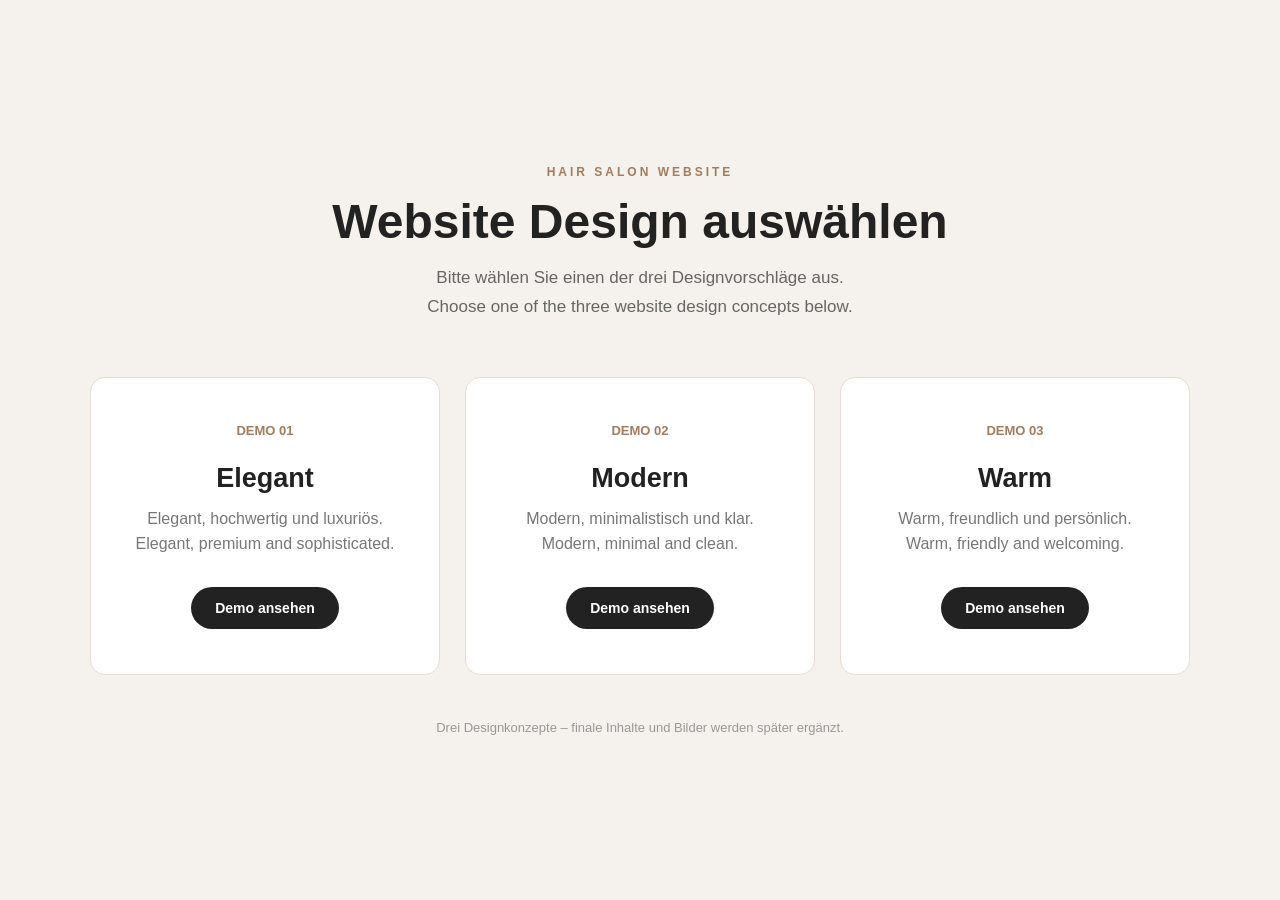
<file: index.html>
<!DOCTYPE html>
<html lang="de">

<head>
    <meta charset="UTF-8">
    <meta name="viewport" content="width=device-width, initial-scale=1.0">

    <title>Hair Salon – Website Demos</title>

    <style>

        * {
            margin: 0;
            padding: 0;
            box-sizing: border-box;
        }

        body {
            font-family: Arial, Helvetica, sans-serif;

            min-height: 100vh;

            background: #f5f1ec;
            color: #222;

            display: flex;
            align-items: center;
            justify-content: center;

            padding: 40px 20px;
        }

        .container {
            width: 100%;
            max-width: 1100px;

            text-align: center;
        }

        .small-title {
            color: #a27c5f;

            font-size: 12px;
            font-weight: bold;

            letter-spacing: 3px;

            margin-bottom: 15px;
        }

        h1 {
            font-size: 48px;
            margin-bottom: 15px;
        }

        .intro {
            color: #666;

            font-size: 17px;
            line-height: 1.7;

            margin-bottom: 55px;
        }

        .demo-grid {
            display: grid;
            grid-template-columns: repeat(3, 1fr);

            gap: 25px;
        }

        .demo-card {
            background: white;

            padding: 45px 30px;

            text-decoration: none;
            color: #222;

            border-radius: 15px;

            border: 1px solid #e5ddd5;

            transition: 0.3s ease;
        }

        .demo-card:hover {
            transform: translateY(-8px);

            box-shadow: 0 18px 40px rgba(0, 0, 0, 0.10);
        }

        .number {
            display: block;

            color: #a27c5f;

            font-size: 13px;
            font-weight: bold;

            margin-bottom: 25px;
        }

        .demo-card h2 {
            font-size: 27px;
            margin-bottom: 12px;
        }

        .demo-card p {
            color: #777;
            line-height: 1.6;

            margin-bottom: 30px;
        }

        .button {
            display: inline-block;

            padding: 13px 24px;

            background: #222;
            color: white;

            border-radius: 30px;

            font-size: 14px;
            font-weight: bold;
        }

        .demo-card:hover .button {
            background: #a27c5f;
        }

        .footer-text {
            margin-top: 45px;

            color: #999;
            font-size: 13px;
        }


        /* MOBILE */

        @media (max-width: 768px) {

            body {
                align-items: flex-start;
                padding-top: 60px;
            }

            h1 {
                font-size: 36px;
            }

            .demo-grid {
                grid-template-columns: 1fr;
            }

            .demo-card {
                padding: 35px 25px;
            }

        }

    </style>

</head>


<body>

    <main class="container">

        <p class="small-title">
            HAIR SALON WEBSITE
        </p>

        <h1>
            Website Design auswählen
        </h1>

        <p class="intro">
            Bitte wählen Sie einen der drei Designvorschläge aus.<br>
            Choose one of the three website design concepts below.
        </p>


        <div class="demo-grid">


            <!-- DEMO 1 -->

            <a href="demo-1-elegant/index.html" class="demo-card">

                <span class="number">
                    DEMO 01
                </span>

                <h2>
                    Elegant
                </h2>

                <p>
                    Elegant, hochwertig und luxuriös.<br>
                    Elegant, premium and sophisticated.
                </p>

                <span class="button">
                    Demo ansehen
                </span>

            </a>


            <!-- DEMO 2 -->

            <a href="demo-2-modern/index.html" class="demo-card">

                <span class="number">
                    DEMO 02
                </span>

                <h2>
                    Modern
                </h2>

                <p>
                    Modern, minimalistisch und klar.<br>
                    Modern, minimal and clean.
                </p>

                <span class="button">
                    Demo ansehen
                </span>

            </a>


            <!-- DEMO 3 -->

            <a href="demo-3-warm/index.html" class="demo-card">

                <span class="number">
                    DEMO 03
                </span>

                <h2>
                    Warm
                </h2>

                <p>
                    Warm, freundlich und persönlich.<br>
                    Warm, friendly and welcoming.
                </p>

                <span class="button">
                    Demo ansehen
                </span>

            </a>


        </div>


        <p class="footer-text">
            Drei Designkonzepte – finale Inhalte und Bilder werden später ergänzt.
        </p>

    </main>

</body>

</html>
</file>
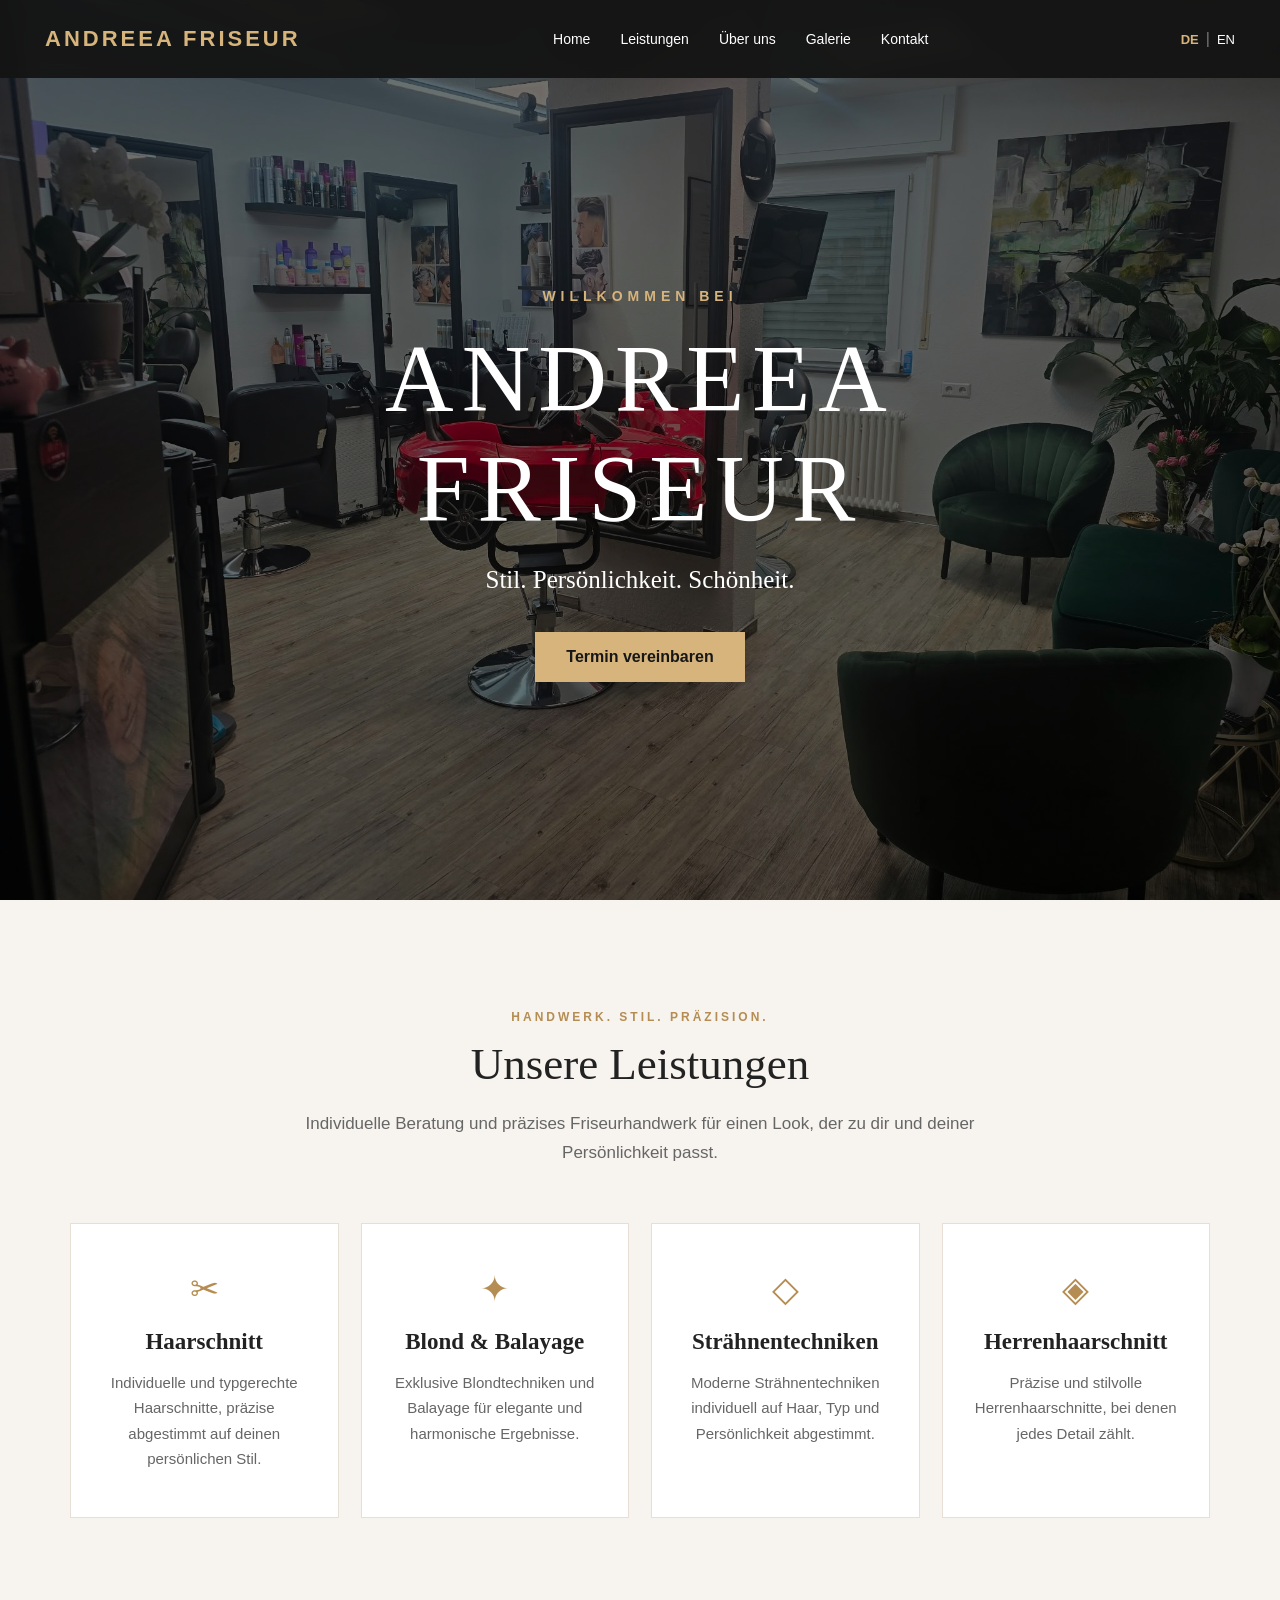
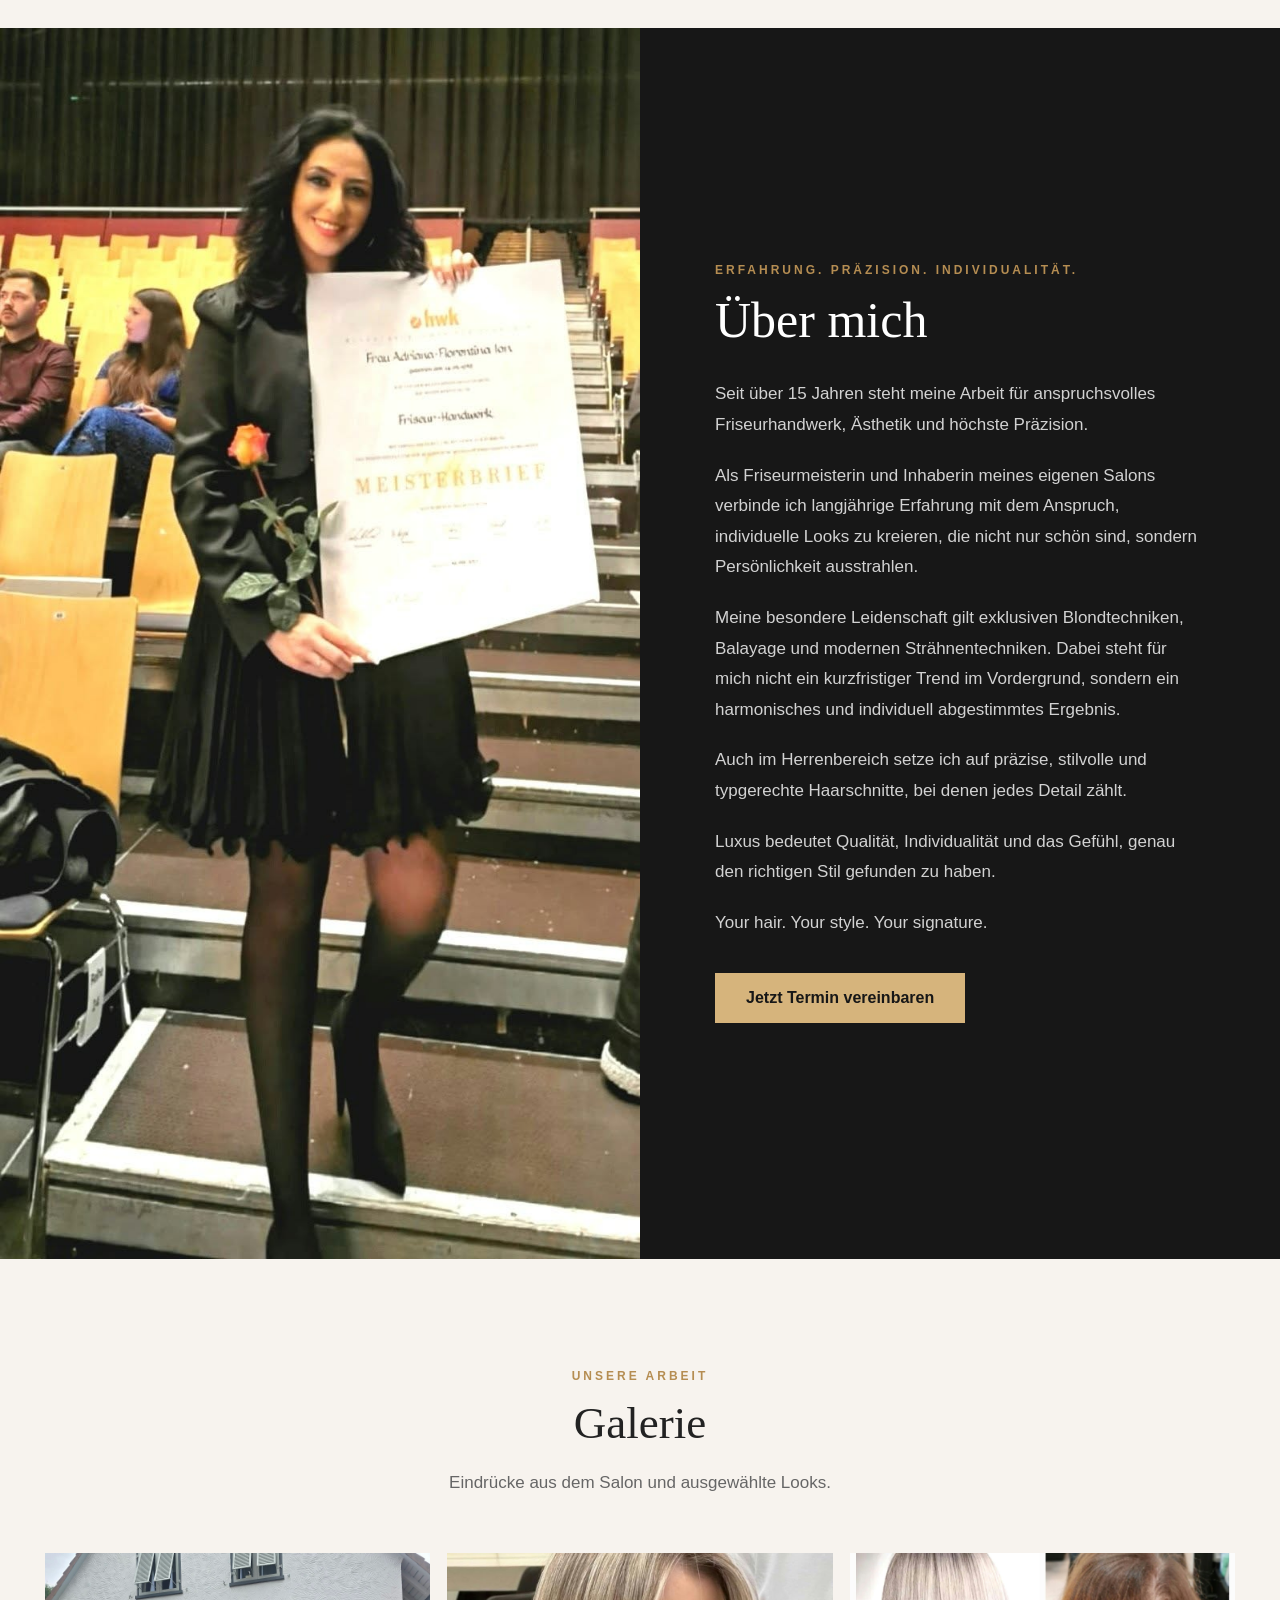
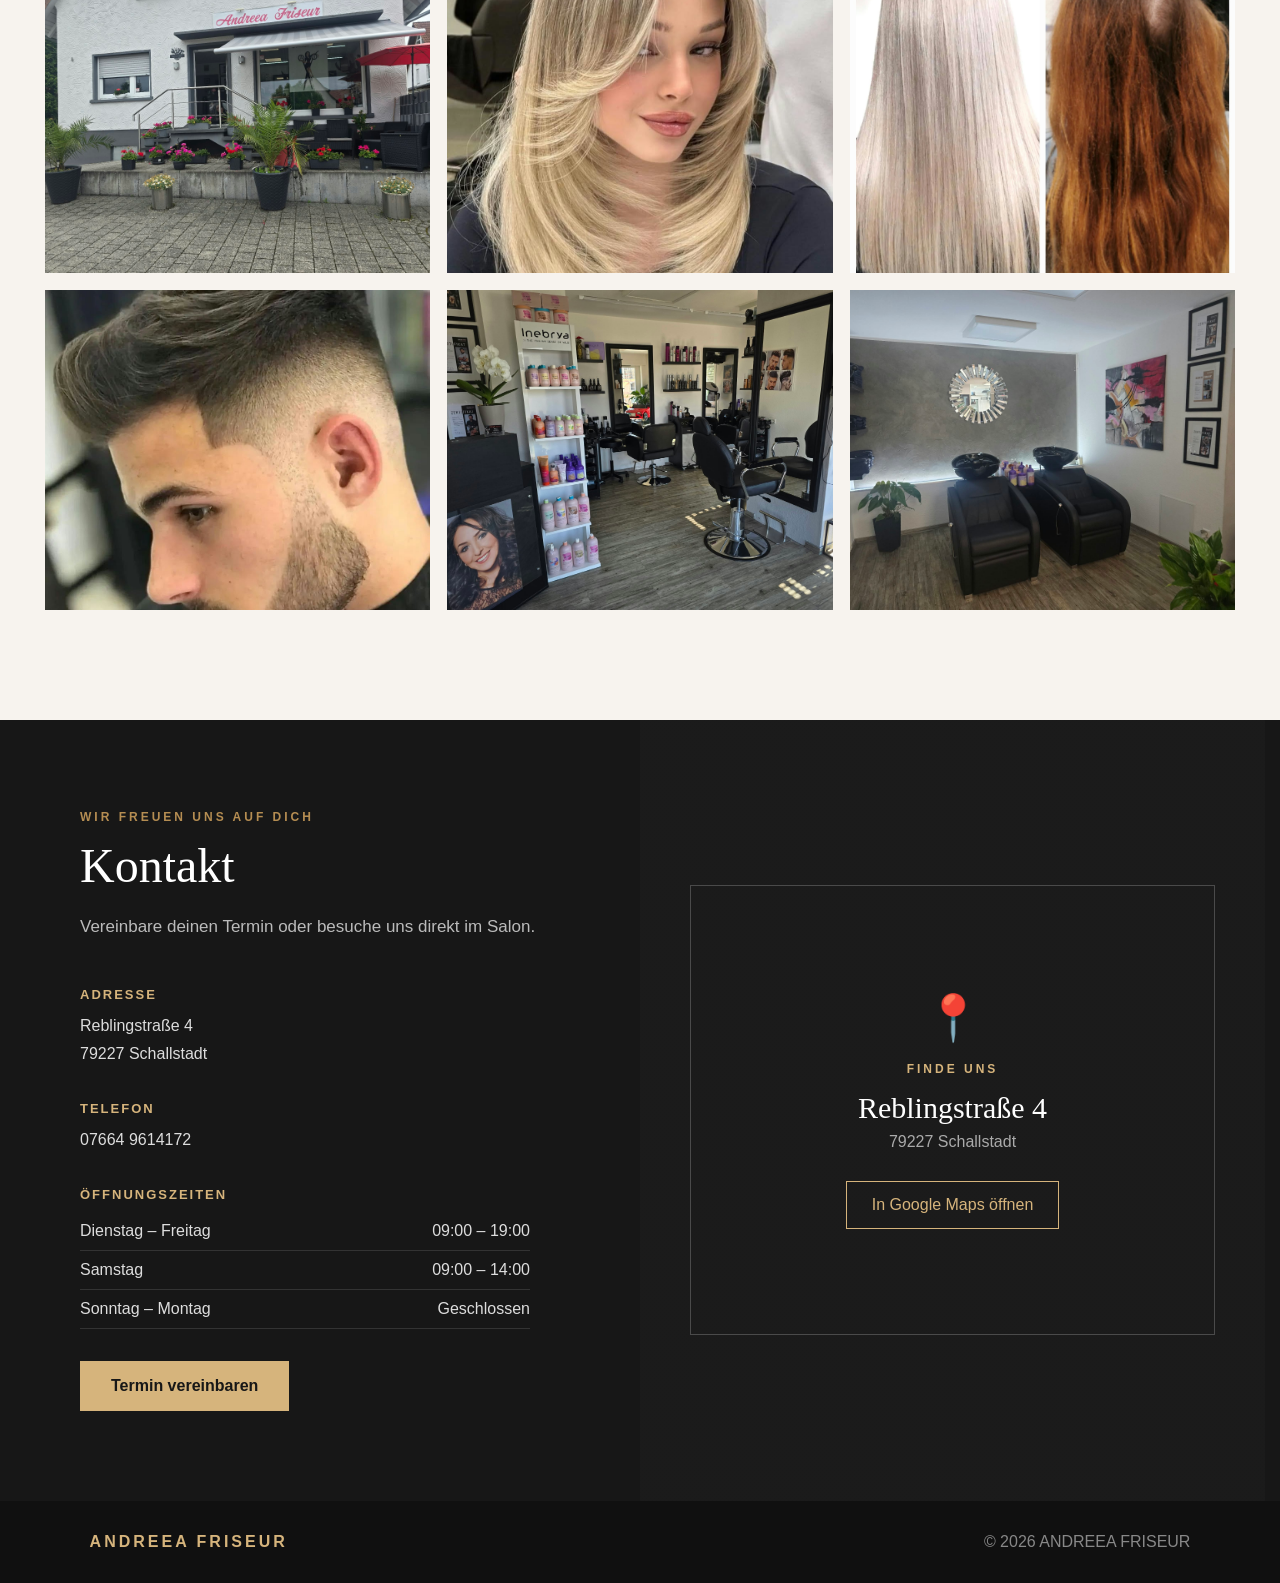
<file: demo-1-elegant/index.html>
<!DOCTYPE html>
<html lang="de">

<head>
    <meta charset="UTF-8">
    <meta name="viewport" content="width=device-width, initial-scale=1.0">

    <title>ANDREEA FRISEUR – Elegant</title>

    <link rel="stylesheet" href="./elegant.css?v=10">
</head>

<body>

    <header>

        <nav class="navbar">

            <a href="#home" class="logo">
                ANDREEA FRISEUR
            </a>

            <ul class="nav-links" id="nav-links">
                <li><a href="#home" data-i18n="navHome">Home</a></li>
                <li><a href="#services" data-i18n="navServices">Leistungen</a></li>
                <li><a href="#about" data-i18n="navAbout">Über uns</a></li>
                <li><a href="#gallery" data-i18n="navGallery">Galerie</a></li>
                <li><a href="#contact" data-i18n="navContact">Kontakt</a></li>
            </ul>

            <div class="nav-right">

                <div class="language-switch">
                    <button id="de-btn" class="lang-btn active">DE</button>
                    <span>|</span>
                    <button id="en-btn" class="lang-btn">EN</button>
                </div>

                <button
                    class="menu-toggle"
                    id="menu-toggle"
                    aria-label="Menu öffnen"
                    aria-expanded="false">
                    ☰
                </button>

            </div>

        </nav>

    </header>


    <main>

        <!-- HERO -->

        <section id="home" class="hero">

            <div class="hero-content">

                <p class="hero-small" data-i18n="heroSmall">
                    WILLKOMMEN BEI
                </p>

                <h1>
                    ANDREEA FRISEUR
                </h1>

                <p class="hero-text" data-i18n="heroText">
                    Stil. Persönlichkeit. Schönheit.
                </p>

                <a
                    href="#contact"
                    class="gold-button"
                    data-i18n="appointment">
                    Termin vereinbaren
                </a>

            </div>

        </section>


        <!-- SERVICES -->

        <section id="services" class="services-section">

            <div class="section-heading">

                <p class="section-small" data-i18n="servicesSmall">
                    HANDWERK. STIL. PRÄZISION.
                </p>

                <h2 data-i18n="servicesTitle">
                    Unsere Leistungen
                </h2>

                <p data-i18n="servicesIntro">
                    Individuelle Beratung und präzises Friseurhandwerk
    für einen Look, der zu dir und deiner Persönlichkeit passt.
                </p>

            </div>


            <div class="services-grid">

            <div class="service-card">
    <div class="service-icon">✂</div>

    <h3 data-i18n="haircutTitle">
        Haarschnitt
    </h3>

    <p data-i18n="haircutText">
        Individuelle und typgerechte Haarschnitte,
        präzise abgestimmt auf deinen persönlichen Stil.
    </p>
</div>


<div class="service-card">
    <div class="service-icon">✦</div>

    <h3 data-i18n="blondeTitle">
        Blond & Balayage
    </h3>

    <p data-i18n="blondeText">
        Exklusive Blondtechniken und Balayage
        für elegante und harmonische Ergebnisse.
    </p>
</div>


<div class="service-card">
    <div class="service-icon">◇</div>

    <h3 data-i18n="highlightsTitle">
        Strähnentechniken
    </h3>

    <p data-i18n="highlightsText">
        Moderne Strähnentechniken individuell
        auf Haar, Typ und Persönlichkeit abgestimmt.
    </p>
</div>


<div class="service-card">
    <div class="service-icon">◈</div>

    <h3 data-i18n="menTitle">
        Herrenhaarschnitt
    </h3>

    <p data-i18n="menText">
        Präzise und stilvolle Herrenhaarschnitte,
        bei denen jedes Detail zählt.
    </p>
</div>


                

            </div>

        </section>


        <!-- ABOUT -->

        <section id="about" class="about-section">

            <div class="about-image">

    <img
        src="../images/andreea-meisterbrief.jfif"
        alt="Andreea Friseurmeisterin">

</div>

            <div class="about-content">

                <p class="section-small" data-i18n="aboutSmall">
        ERFAHRUNG. PRÄZISION. INDIVIDUALITÄT.
    </p>

    <h2 data-i18n="aboutTitle">
        Über mich
    </h2>

    <p data-i18n="aboutText1">
        Seit über 15 Jahren steht meine Arbeit für anspruchsvolles
        Friseurhandwerk, Ästhetik und höchste Präzision.
    </p>

    <p data-i18n="aboutText2">
        Als Friseurmeisterin und Inhaberin meines eigenen Salons
        verbinde ich langjährige Erfahrung mit dem Anspruch,
        individuelle Looks zu kreieren, die nicht nur schön sind,
        sondern Persönlichkeit ausstrahlen.
    </p>

    <p data-i18n="aboutText3">
        Meine besondere Leidenschaft gilt exklusiven Blondtechniken,
        Balayage und modernen Strähnentechniken. Dabei steht für mich
        nicht ein kurzfristiger Trend im Vordergrund, sondern ein
        harmonisches und individuell abgestimmtes Ergebnis.
    </p>

    <p data-i18n="aboutText4">
        Auch im Herrenbereich setze ich auf präzise, stilvolle und
        typgerechte Haarschnitte, bei denen jedes Detail zählt.
    </p>

    <p class="about-highlight" data-i18n="aboutQuote">
        Luxus bedeutet Qualität, Individualität und das Gefühl,
        genau den richtigen Stil gefunden zu haben.
    </p>

    <p class="signature">
        Your hair. Your style. Your signature.
    </p>

               

                <a
                    href="#contact"
                    class="gold-button"
                    data-i18n="appointmentNow">
                    Jetzt Termin vereinbaren
                </a>

            </div>

        </section>


        <!-- GALLERY -->

        <section id="gallery" class="gallery-section">

            <div class="section-heading">

                <p class="section-small" data-i18n="gallerySmall">
                    UNSERE ARBEIT
                </p>

                <h2 data-i18n="galleryTitle">
                    Galerie
                </h2>

                <p data-i18n="galleryText">
                    Eindrücke aus dem Salon und ausgewählte Looks.
                </p>

            </div>


           <div class="gallery-grid">

    <div class="gallery-item">
    <img
        src="../images/salon-exterior.jfif"
        alt="Andreea Friseur in Schallstadt">
</div>

    <div class="gallery-item">
        <img
            src="../images/hair-blonde-2.jfif"
            alt="Blonde Haarfarbe">
    </div>

    <div class="gallery-item">
        <img
            src="../images/hair-before-after-1.jfif"
            alt="Haarverwandlung vorher und nachher">
    </div>

    <div class="gallery-item">
        <img
            src="../images/hair-men.jfif"
            alt="Moderner Herrenhaarschnitt">
    </div>

    <div class="gallery-item">
        <img
            src="../images/salon-interior.jfif"
            alt="Andreea Friseur Salon">
    </div>

    <div class="gallery-item">
        <img
            src="../images/salon-wash-area.jfif"
            alt="Haarpflege im Salon">
    </div>

</div>
          

        </section>


        <!-- CONTACT -->

        <section id="contact" class="contact-section">

            <div class="contact-container">

                <div class="contact-info">

                    <p class="section-small" data-i18n="contactSmall">
                        WIR FREUEN UNS AUF DICH
                    </p>

                    <h2 data-i18n="contactTitle">
                        Kontakt
                    </h2>

                    <p class="contact-intro" data-i18n="contactIntro">
                        Vereinbare deinen Termin oder besuche uns direkt im Salon.
                    </p>


                    <div class="contact-item">

                        <h3 data-i18n="address">
                            Adresse
                        </h3>

                        <a
                            class="contact-link"
                            href="https://www.google.com/maps/search/?api=1&query=Reblingstra%C3%9Fe+4,+79227+Schallstadt"
                            target="_blank"
                            rel="noopener noreferrer">

                            Reblingstraße 4<br>
                            79227 Schallstadt

                        </a>

                    </div>


                    <div class="contact-item">

                        <h3 data-i18n="phone">
                            Telefon
                        </h3>

                        <!-- +49 7664 9614172 -->

                        <a
                            class="contact-link"
                            href="tel:+4976649614172">

                            07664 9614172

                        </a>

                    </div>


                    <div class="contact-item">

                        <h3 data-i18n="openingHours">
                            Öffnungszeiten
                        </h3>

                        <div class="opening-hours">

                            <div>
                                <span data-i18n="tuesdayFriday">
                                    Dienstag – Freitag
                                </span>

                                <span>
                                    09:00 – 19:00
                                </span>
                            </div>

                            <div>
                                <span data-i18n="saturday">
                                    Samstag
                                </span>

                                <span>
                                    09:00 – 14:00
                                </span>
                            </div>

                            <div>
                                <span data-i18n="sundayMonday">
                                    Sonntag – Montag
                                </span>

                                <span data-i18n="closed">
                                    Geschlossen
                                </span>
                            </div>

                        </div>

                    </div>


                    <!--+49 7664 9614172 -->

                    <a
                        href="tel:+4976649614172"
                        class="gold-button"
                        data-i18n="appointment">
                        Termin vereinbaren
                    </a>

                </div>


                <div class="map-box">

                    <div class="map-content">

                        <div class="map-pin">
                            📍
                        </div>

                        <p class="map-small" data-i18n="findUs">
                            FINDE UNS
                        </p>

                        <h3>
                            Reblingstraße 4
                        </h3>

                        <p>
                            79227 Schallstadt
                        </p>

                        <a
                            href="https://www.google.com/maps/search/?api=1&query=Reblingstra%C3%9Fe+4,+79227+Schallstadt"
                            target="_blank"
                            rel="noopener noreferrer"
                            class="map-button"
                            data-i18n="openMaps">

                            In Google Maps öffnen

                        </a>

                    </div>

                </div>

            </div>

        </section>

    </main>


    <footer>

        <strong>
            ANDREEA FRISEUR
        </strong>

        <p>
            © 2026 ANDREEA FRISEUR
        </p>

    </footer>


    <script src="script.js?v=10"></script>

</body>

</html>
</file>
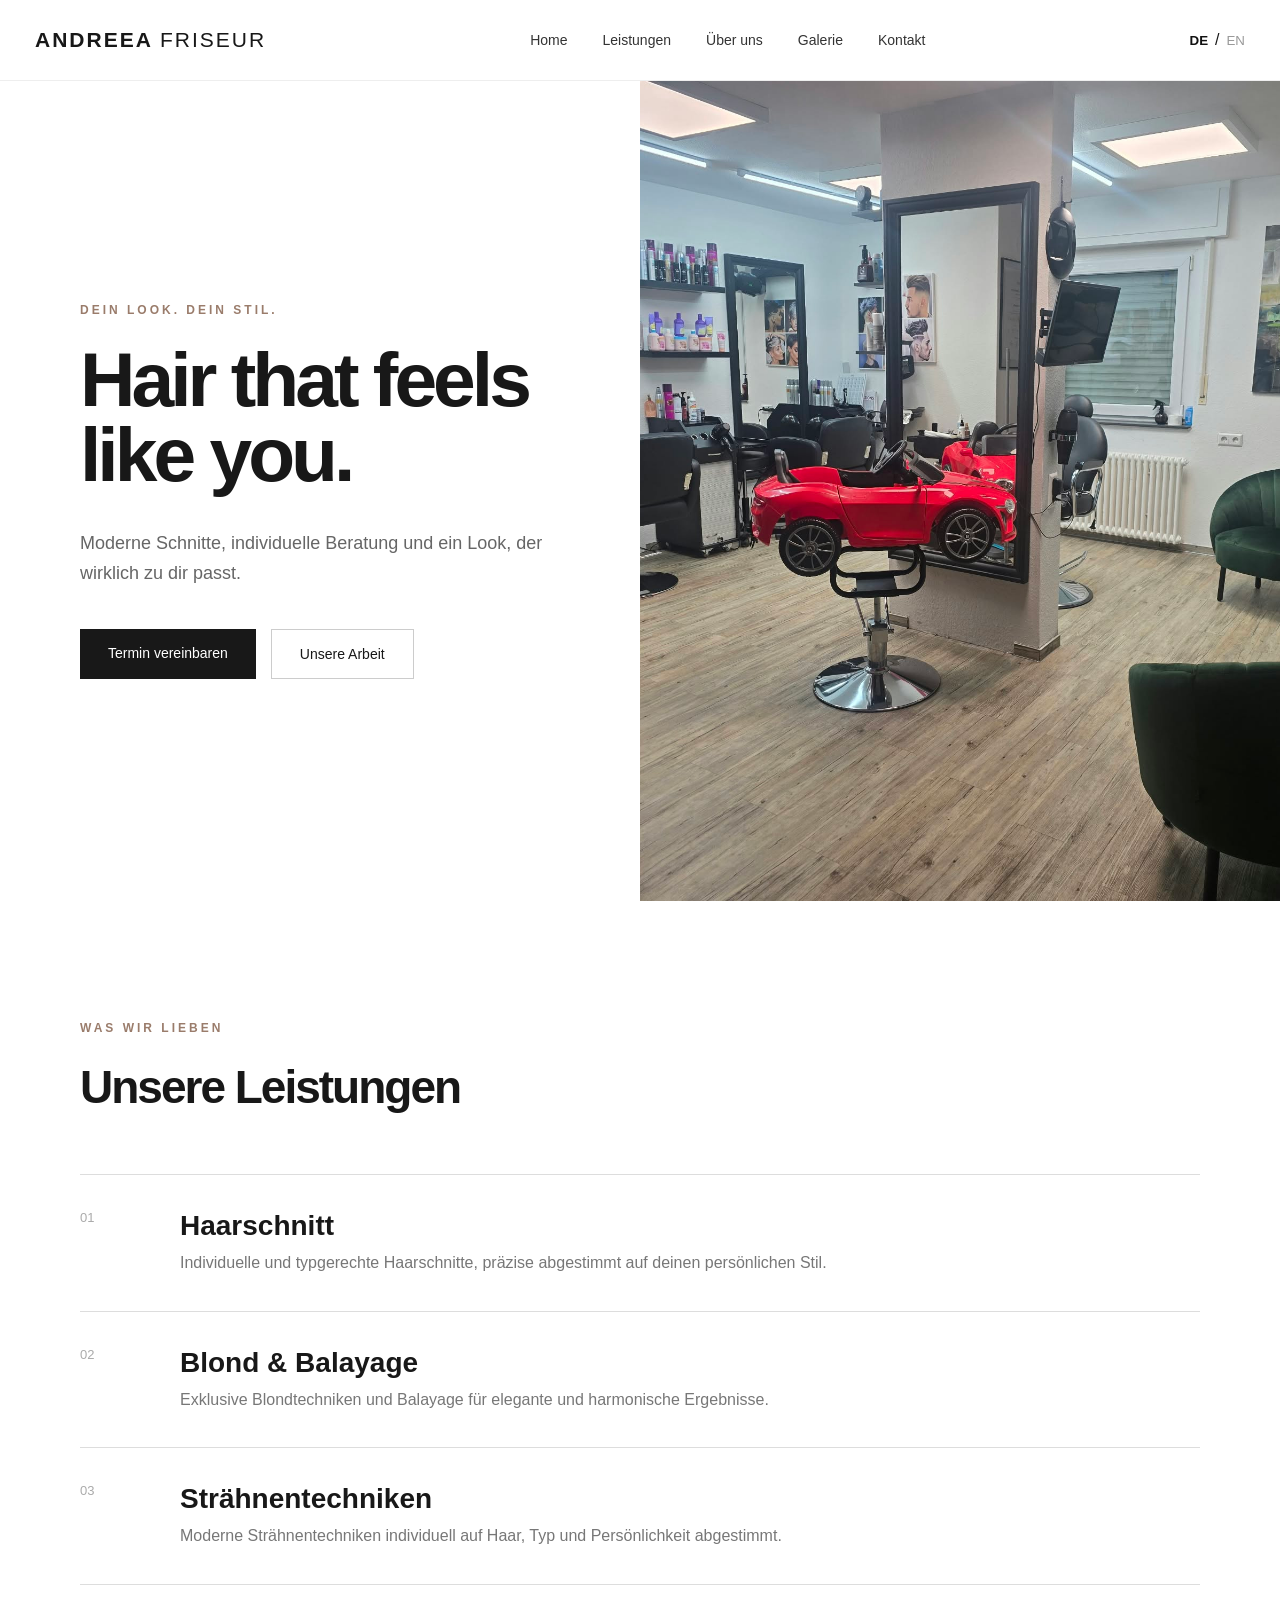
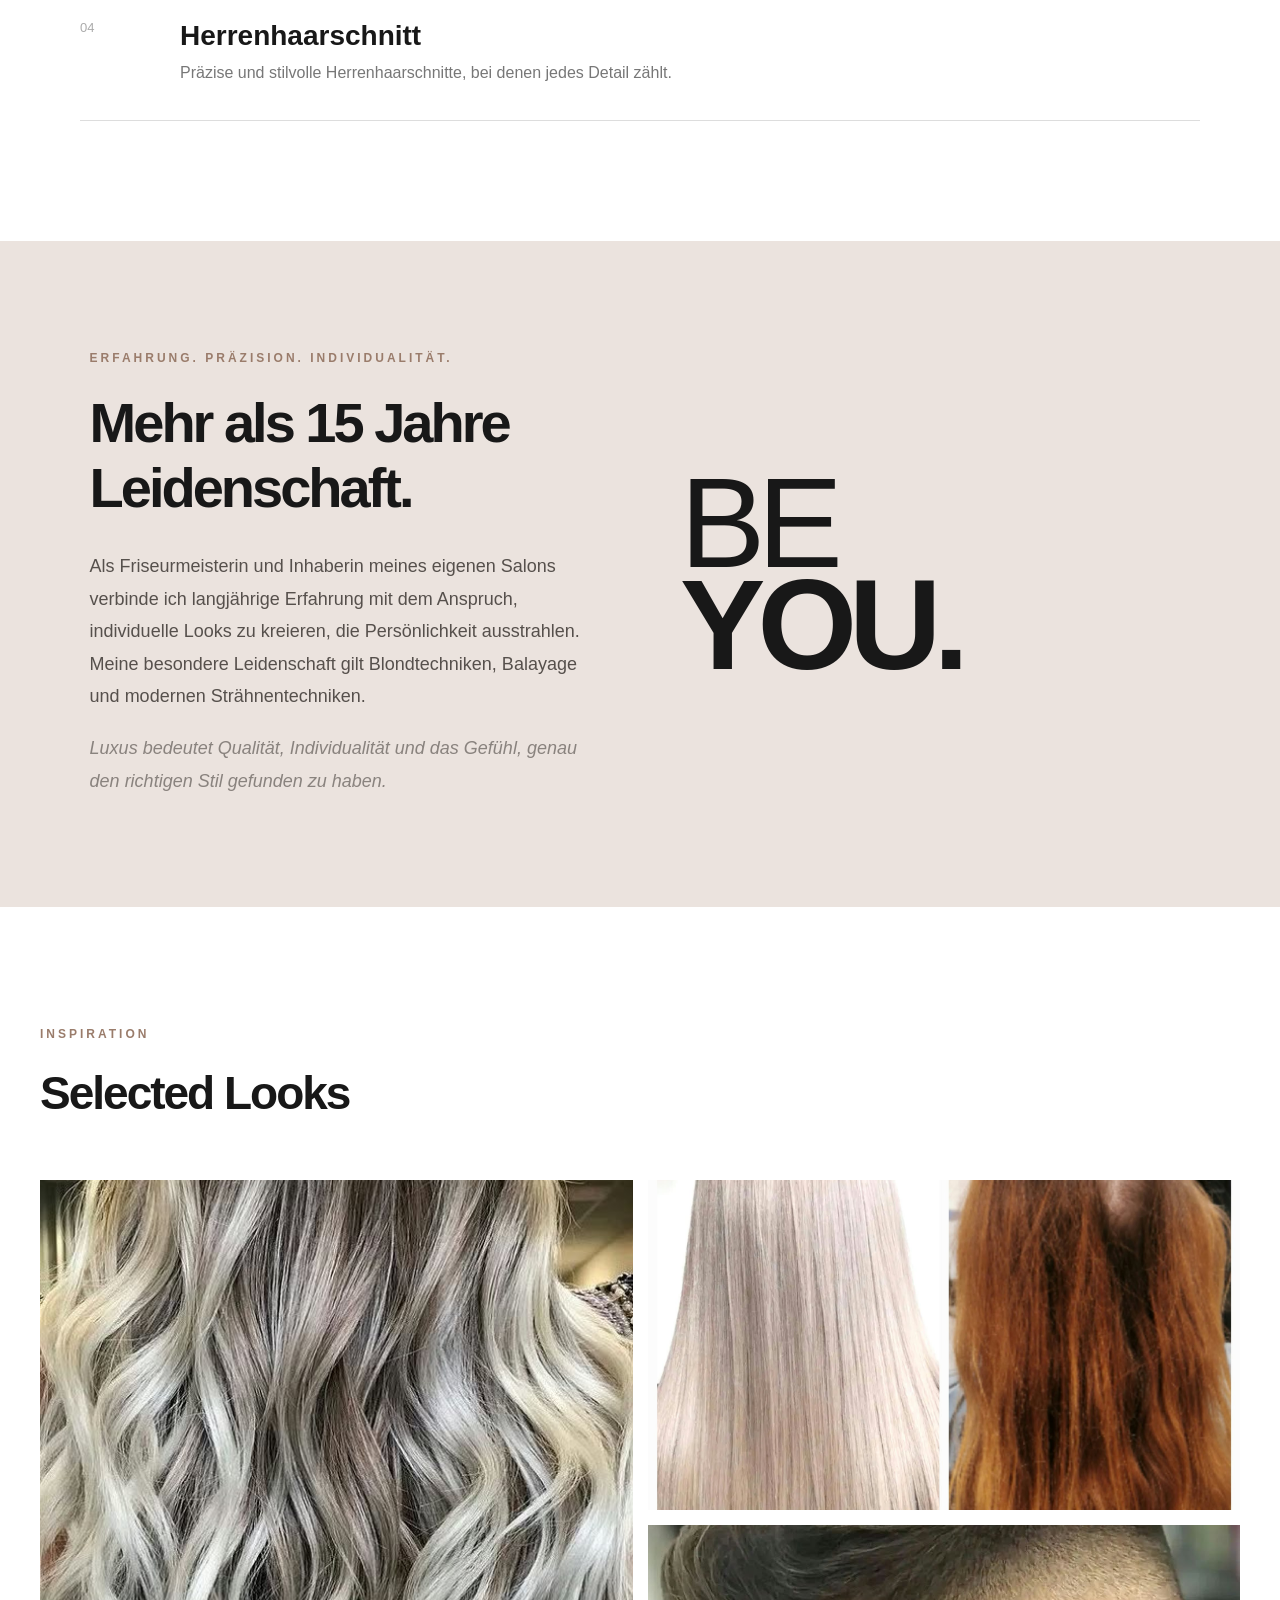
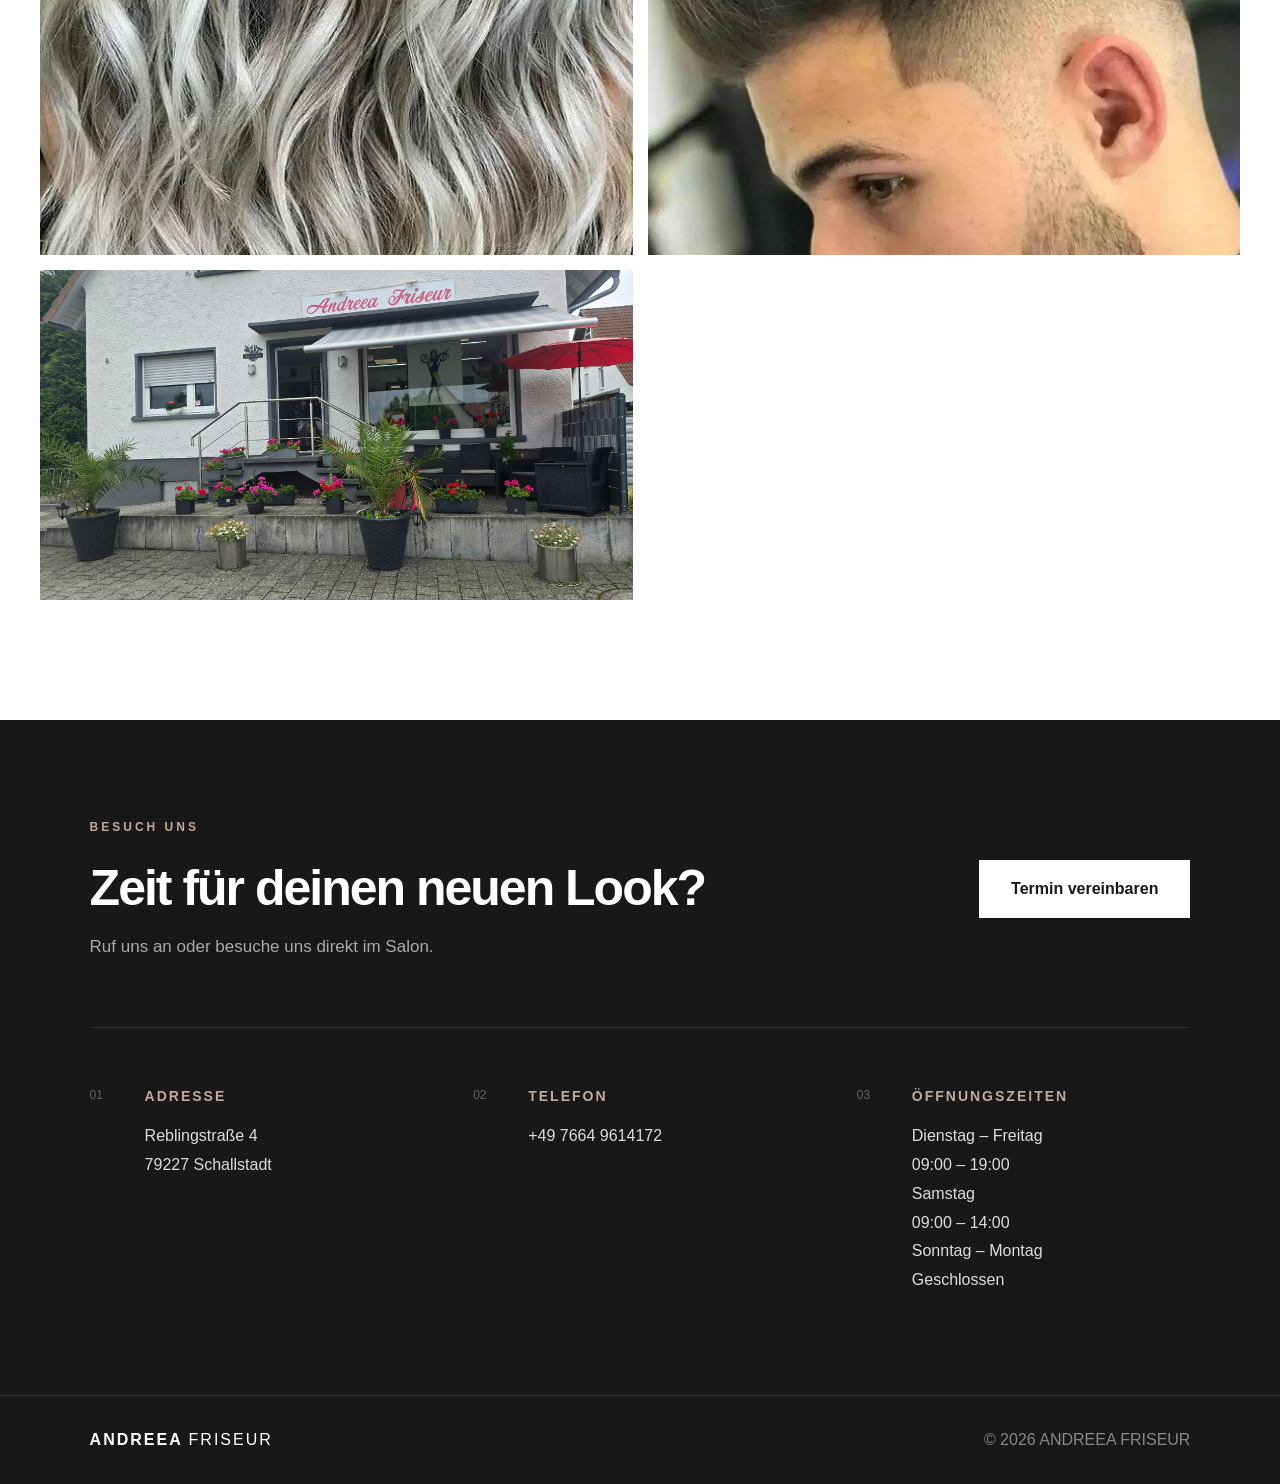
<file: demo-2-modern/index.html>
<!DOCTYPE html>
<html lang="de">

<head>
    <meta charset="UTF-8">
    <meta name="viewport" content="width=device-width, initial-scale=1.0">

    <title>ANDREEA FRISEUR – Modern</title>

    <link rel="stylesheet" href="style.css">
</head>

<body>

    <header>

        <nav class="navbar">

            <a href="#home" class="logo">
                ANDREEA <span>FRISEUR</span>
            </a>

            <ul class="nav-links" id="nav-links">
                <li><a href="#home" data-i18n="navHome">Home</a></li>
                <li><a href="#services" data-i18n="navServices">Leistungen</a></li>
                <li><a href="#about" data-i18n="navAbout">Über uns</a></li>
                <li><a href="#gallery" data-i18n="navGallery">Galerie</a></li>
                <li><a href="#contact" data-i18n="navContact">Kontakt</a></li>
            </ul>

            <div class="nav-right">

                <div class="language-switch">
                    <button id="de-btn" class="lang-btn active">DE</button>
                    <span>/</span>
                    <button id="en-btn" class="lang-btn">EN</button>
                </div>

                <button class="menu-toggle" id="menu-toggle" aria-label="Menu">
                    ☰
                </button>

            </div>

        </nav>

    </header>


    <main>

        <!-- HERO -->

        <section id="home" class="hero">

            <div class="hero-text">

                <p class="eyebrow" data-i18n="heroSmall">
                    DEIN LOOK. DEIN STIL.
                </p>

                <h1 data-i18n="heroTitle">
                    Hair that feels like you.
                </h1>

                <p class="hero-description" data-i18n="heroDescription">
                    Moderne Schnitte, individuelle Beratung und ein Look,
                    der wirklich zu dir passt.
                </p>

                <div class="hero-buttons">

                    <a href="#contact"
                       class="primary-button"
                       data-i18n="appointment">
                        Termin vereinbaren
                    </a>

                    <a href="#gallery"
                       class="secondary-button"
                       data-i18n="discoverWork">
                        Unsere Arbeit
                    </a>

                </div>

            </div>

            <div class="hero-image">

     <img
    src="../images/salon-hero.jfif"
    alt="Andreea Friseur Salon">

            </div>

        </section>


        <!-- SERVICES -->

        <section id="services" class="services-section">

            <div class="section-heading">

                <p class="eyebrow" data-i18n="servicesSmall">
                    WAS WIR LIEBEN
                </p>

                <h2 data-i18n="servicesTitle">
                    Unsere Leistungen
                </h2>

            </div>

            <div class="services-list">

                <div class="service-row">
    <span class="service-number">01</span>

    <div>
        <h3 data-i18n="haircutTitle">Haarschnitt</h3>

        <p data-i18n="haircutText">
            Individuelle und typgerechte Haarschnitte,
            präzise abgestimmt auf deinen persönlichen Stil.
        </p>
    </div>
</div>


<div class="service-row">
    <span class="service-number">02</span>

    <div>
        <h3 data-i18n="colorTitle">Blond & Balayage</h3>

        <p data-i18n="colorText">
            Exklusive Blondtechniken und Balayage
            für elegante und harmonische Ergebnisse.
        </p>
    </div>
</div>


<div class="service-row">
    <span class="service-number">03</span>

    <div>
        <h3 data-i18n="stylingTitle">Strähnentechniken</h3>

        <p data-i18n="stylingText">
            Moderne Strähnentechniken individuell
            auf Haar, Typ und Persönlichkeit abgestimmt.
        </p>
    </div>
</div>


<div class="service-row">
    <span class="service-number">04</span>

    <div>
        <h3 data-i18n="careTitle">Herrenhaarschnitt</h3>

        <p data-i18n="careText">
            Präzise und stilvolle Herrenhaarschnitte,
            bei denen jedes Detail zählt.
        </p>
    </div>
</div>  

            </div>

        </section>


        <!-- ABOUT -->

        <section id="about" class="about-section">

            <div class="about-content">
                <p class="eyebrow" data-i18n="aboutSmall">
    ERFAHRUNG. PRÄZISION. INDIVIDUALITÄT.
</p>

<h2 data-i18n="aboutTitle">
    Mehr als 15 Jahre Leidenschaft.
</h2>

<p data-i18n="aboutText">
    Als Friseurmeisterin und Inhaberin meines eigenen Salons
    verbinde ich langjährige Erfahrung mit dem Anspruch,
    individuelle Looks zu kreieren, die Persönlichkeit ausstrahlen.
    Meine besondere Leidenschaft gilt Blondtechniken,
    Balayage und modernen Strähnentechniken.
</p>

<p class="about-note" data-i18n="aboutNote">
    Luxus bedeutet Qualität, Individualität und das Gefühl,
    genau den richtigen Stil gefunden zu haben.
</p>

            </div>

            <div class="about-number">
                <span>BE</span>
                <strong>YOU.</strong>
            </div>

        </section>


        <!-- GALLERY -->

        <section id="gallery" class="gallery-section">

            <div class="section-heading">

                <p class="eyebrow" data-i18n="gallerySmall">
                    INSPIRATION
                </p>

                <h2 data-i18n="galleryTitle">
                    Selected Looks
                </h2>

            </div>

            <div class="gallery-grid">

              <div class="gallery-item gallery-large">
    <img
        src="../images/hair-blonde-1.jfif"
        alt="Blonde Frisur Andreea Friseur">
</div>

<div class="gallery-item">
    <img
        src="../images/hair-before-after-1.jfif"
        alt="Vorher und Nachher Haarverwandlung">
</div>

<div class="gallery-item">
    <img
        src="../images/hair-men.jfif"
        alt="Herrenhaarschnitt Andreea Friseur">
</div>

<div class="gallery-item gallery-wide">
    <img
        src="../images/salon-exterior.jfif"
        alt="Andreea Friseur Schallstadt">
</div>

            </div>

        </section>


        <!-- CONTACT -->

        <section id="contact" class="contact-section">

    <div class="contact-top">

        <div>
            <p class="eyebrow" data-i18n="contactSmall">
                BESUCH UNS
            </p>

            <h2 data-i18n="contactTitle">
                Zeit für deinen neuen Look?
            </h2>

            <p class="contact-description" data-i18n="contactText">
                Ruf uns an oder besuche uns direkt im Salon.
            </p>
        </div>

        <a href="tel:+49TVOJBROJ"
           class="contact-big-button"
           data-i18n="appointment">
            Termin vereinbaren
        </a>

    </div>


    <div class="contact-details">

        <div class="contact-detail">
            <span class="detail-number">01</span>

            <div>
                <h3 data-i18n="address">Adresse</h3>

               <a
    href="https://www.google.com/maps/search/?api=1&query=Reblingstra%C3%9Fe+4,+79227+Schallstadt"
    target="_blank"
    rel="noopener noreferrer"
    class="address-link"
>
    Reblingstraße 4<br>
    79227 Schallstadt
</a>
            </div>
        </div>


        <div class="contact-detail">
            <span class="detail-number">02</span>

            <div>
                <h3 data-i18n="phone">Telefon</h3>

                <a href="tel:+49 7664 9614172">
                    +49 7664 9614172
                </a>
            </div>
        </div>


        <div class="contact-detail">
            <span class="detail-number">03</span>

            <div>
                <h3 data-i18n="openingHours">Öffnungszeiten</h3>

                <p>
                    <span data-i18n="tuesdayFriday">
                        Dienstag – Freitag
                    </span>
                    <br>
                    09:00 – 19:00
                </p>

                <p>
                    <span data-i18n="saturday">
                        Samstag
                    </span>
                    <br>
                    09:00 – 14:00
                </p>

                <p>
                    <span data-i18n="sundayMonday">
                        Sonntag – Montag
                    </span>
                    <br>
                    <span data-i18n="closed">
                        Geschlossen
                    </span>
                </p>
            </div>
        </div>

    </div>

</section>

    </main>


    <footer>

        <div class="footer-logo">
            ANDREEA <span>FRISEUR</span>
        </div>

        <p>
            © 2026 ANDREEA FRISEUR
        </p>

    </footer>


    <script src="script.js"></script>

</body>

</html>
</file>
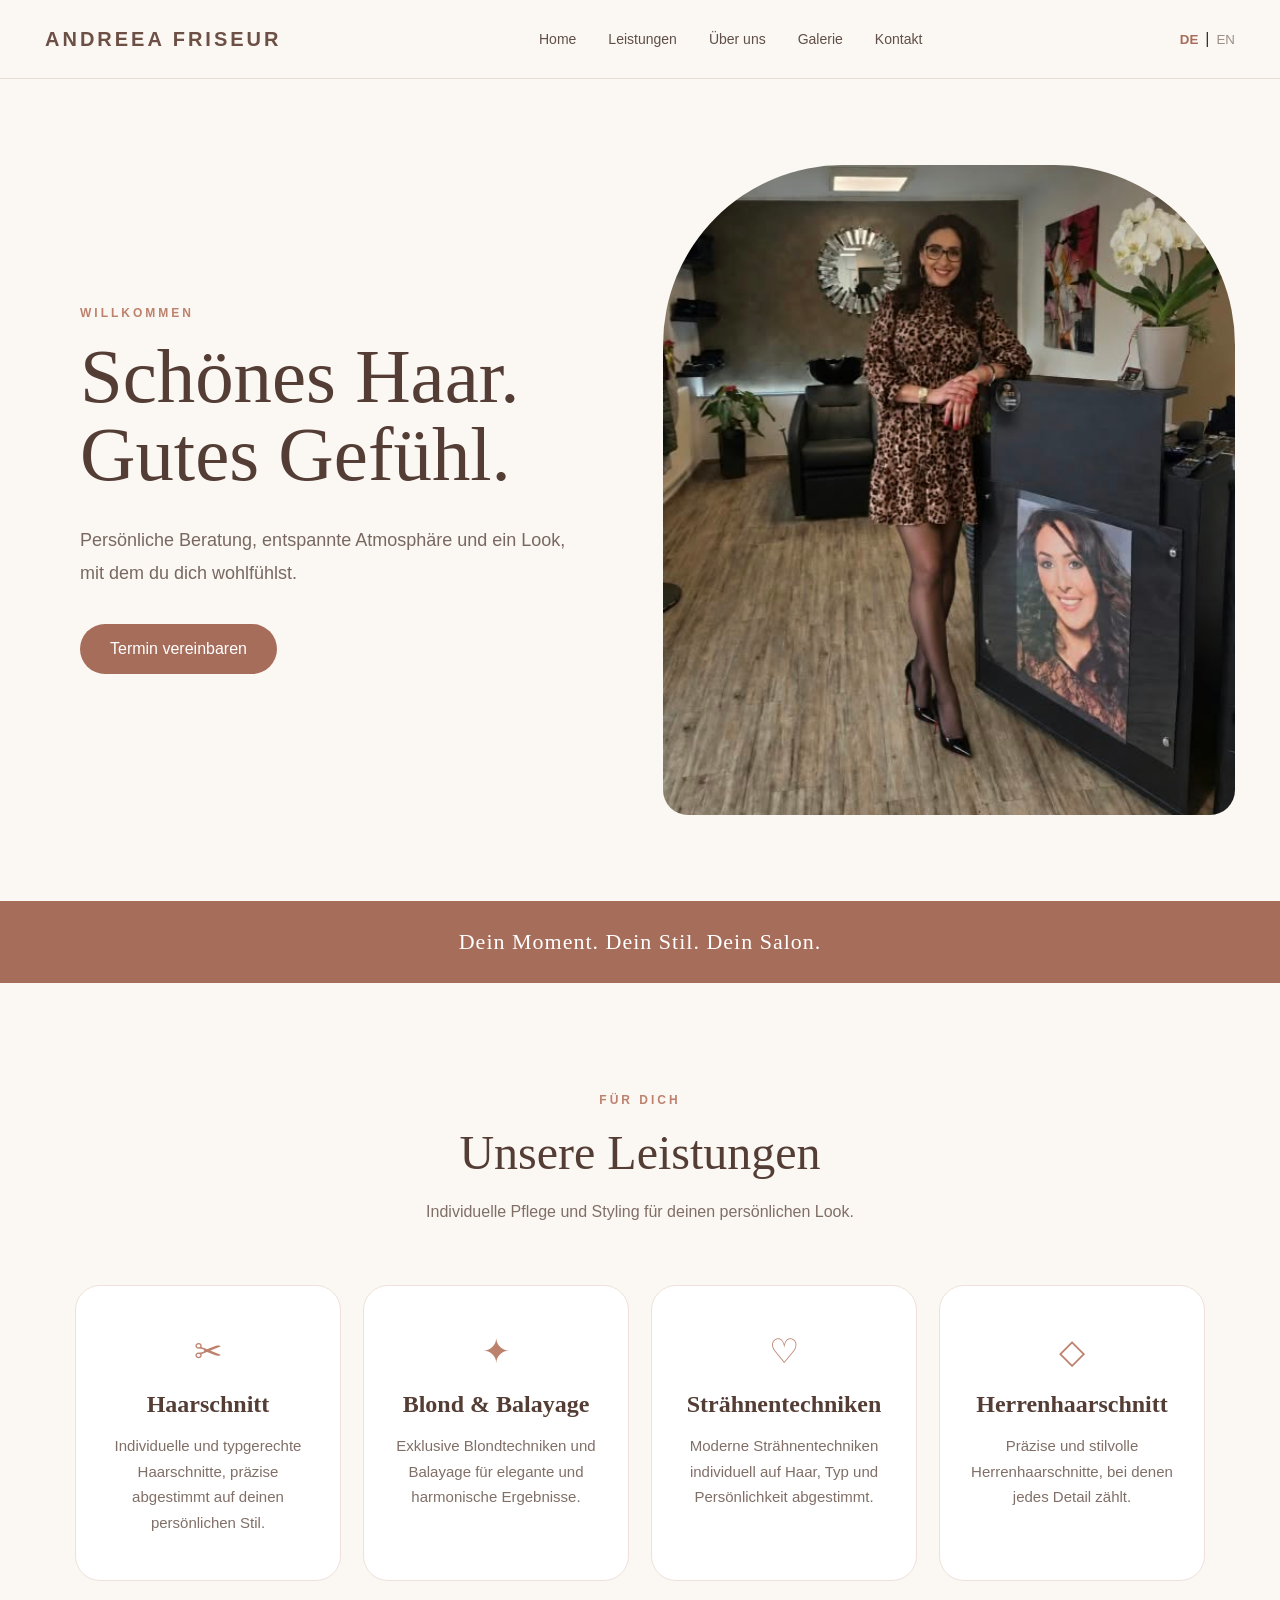
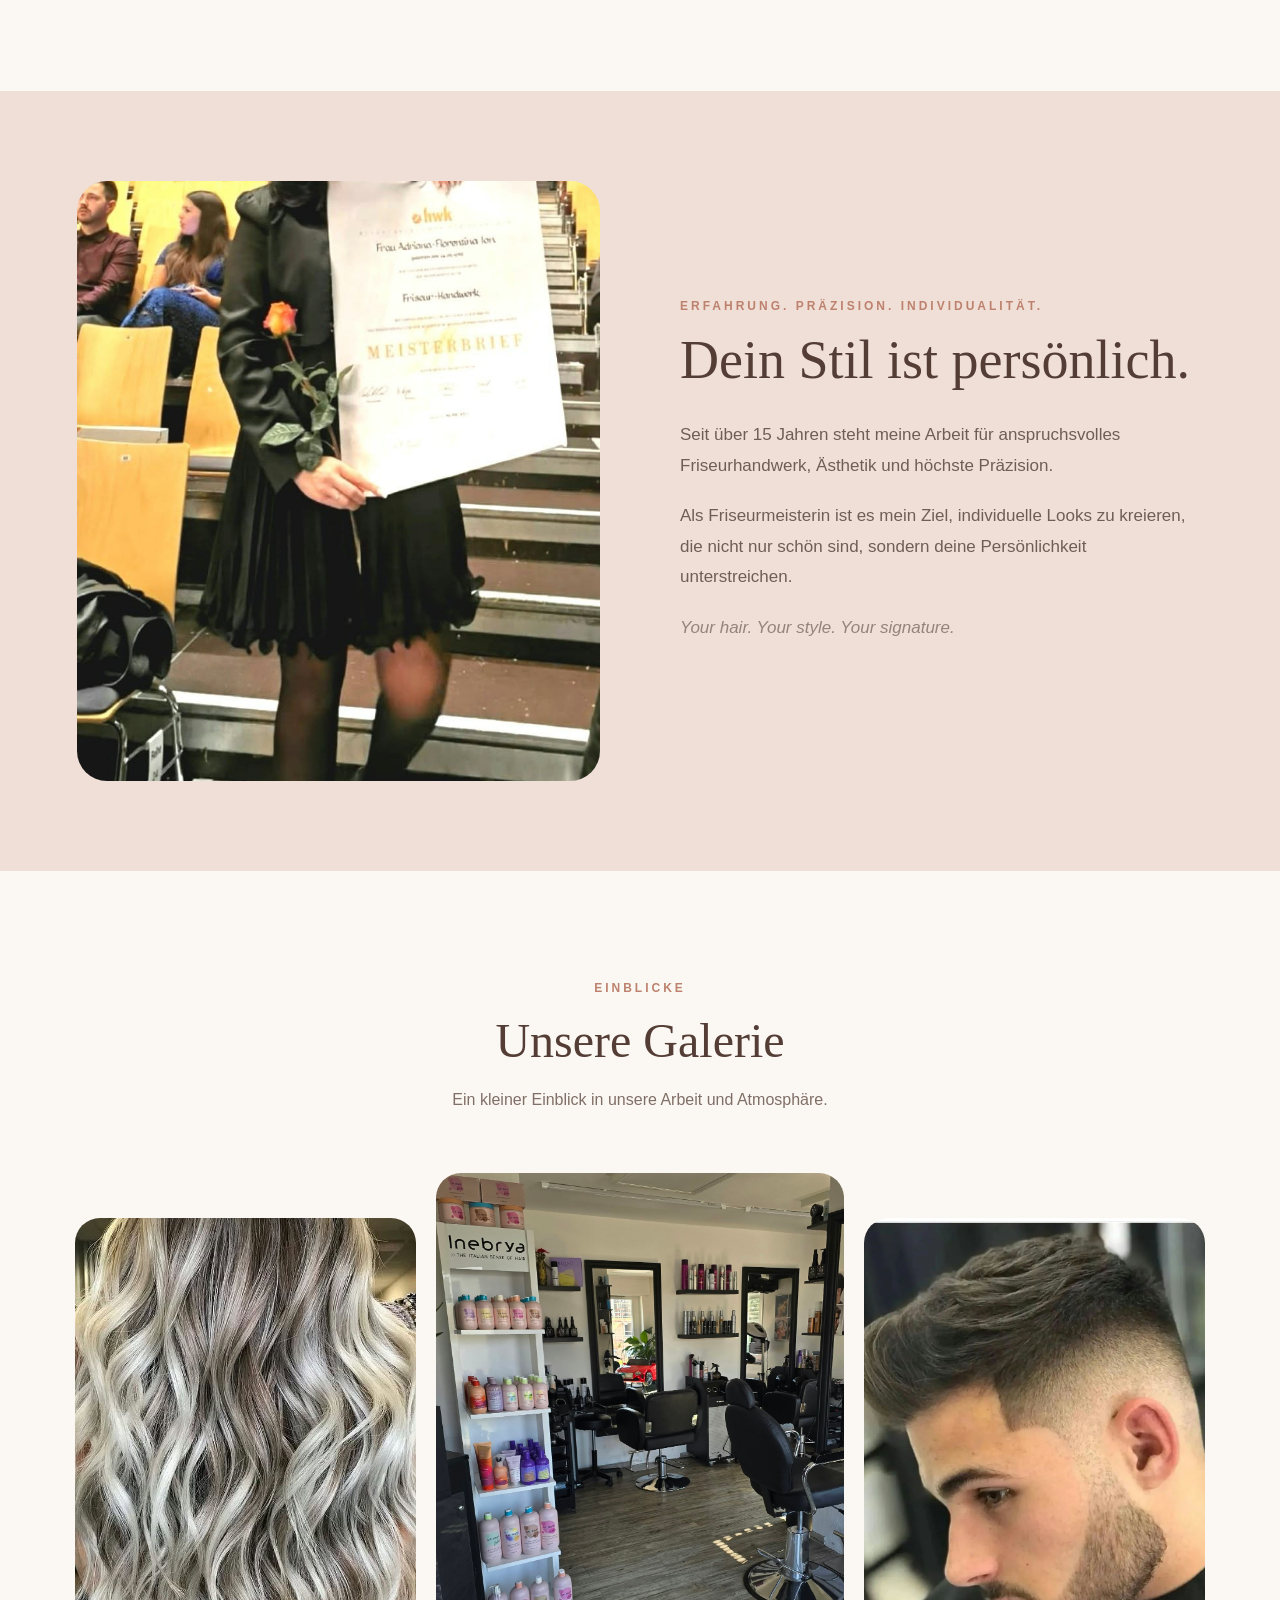
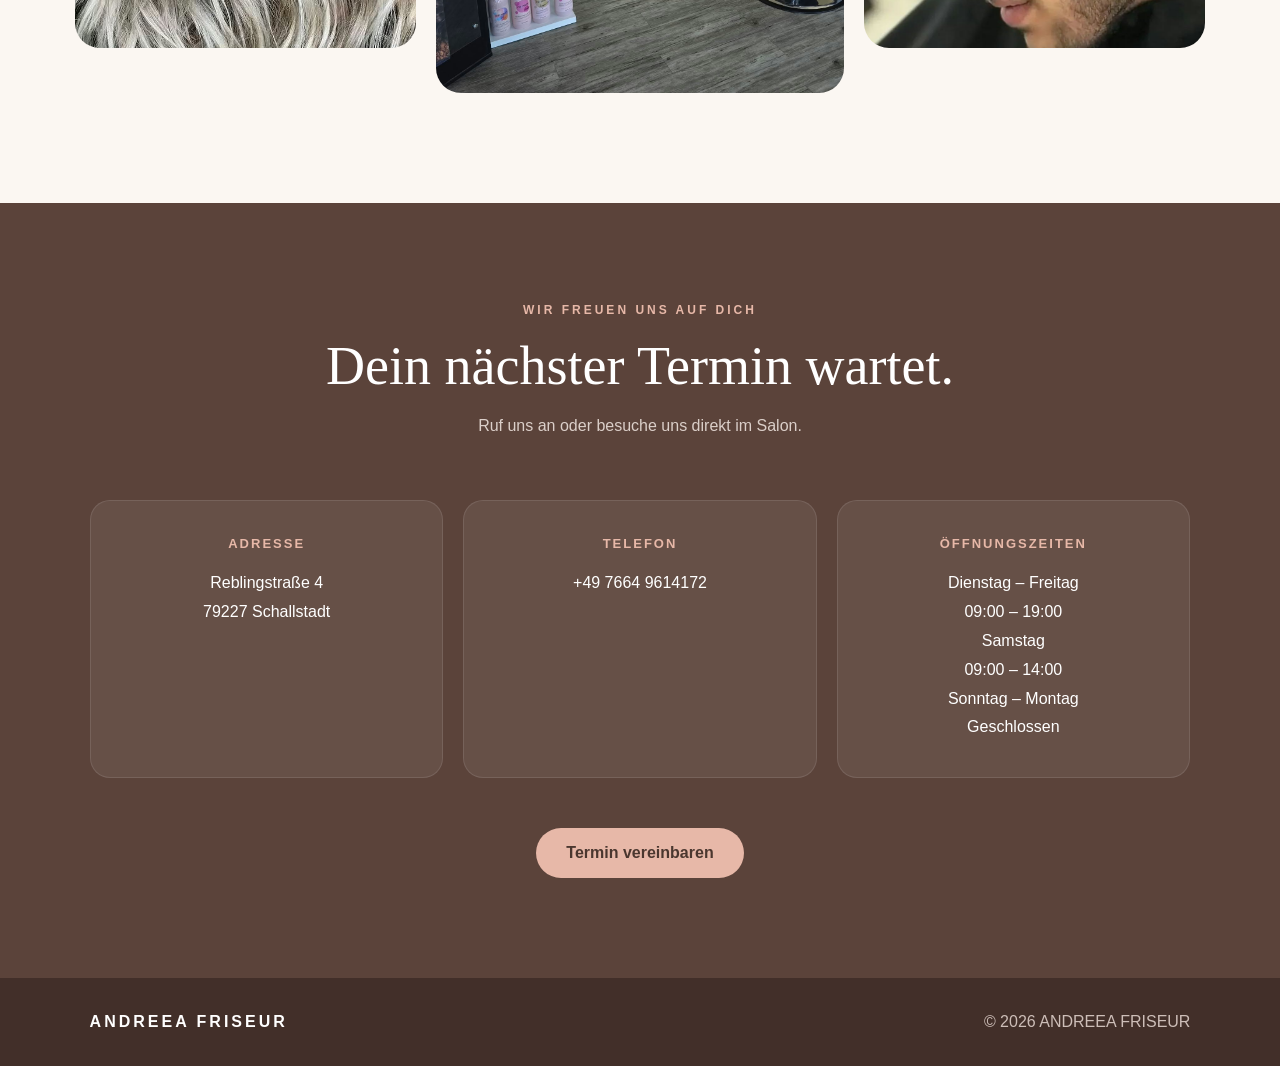
<file: demo-3-warm/index.html>
<!DOCTYPE html>
<html lang="de">

<head>
    <meta charset="UTF-8">
    <meta name="viewport" content="width=device-width, initial-scale=1.0">

    <title>ANDREEA FRISEUR – Warm</title>

    <link rel="stylesheet" href="style.css">
</head>

<body>

    <header>

        <nav class="navbar">

            <a href="#home" class="logo">
                ANDREEA FRISEUR
            </a>

            <ul class="nav-links" id="nav-links">
                <li><a href="#home" data-i18n="navHome">Home</a></li>
                <li><a href="#services" data-i18n="navServices">Leistungen</a></li>
                <li><a href="#about" data-i18n="navAbout">Über uns</a></li>
                <li><a href="#gallery" data-i18n="navGallery">Galerie</a></li>
                <li><a href="#contact" data-i18n="navContact">Kontakt</a></li>
            </ul>

            <div class="nav-right">

                <div class="language-switch">
                    <button id="de-btn" class="lang-btn active">DE</button>
                    <span>|</span>
                    <button id="en-btn" class="lang-btn">EN</button>
                </div>

                <button class="menu-toggle" id="menu-toggle" aria-label="Menu">
                    ☰
                </button>

            </div>

        </nav>

    </header>


    <main>

        <!-- HERO -->

        <section id="home" class="hero">

            <div class="hero-content">

                <p class="small-title" data-i18n="heroSmall">
                    WILLKOMMEN
                </p>

                <h1 data-i18n="heroTitle">
                    Schönes Haar. Gutes Gefühl.
                </h1>

                <p class="hero-text" data-i18n="heroText">
                    Persönliche Beratung, entspannte Atmosphäre und ein Look,
                    mit dem du dich wohlfühlst.
                </p>

                <a href="#contact"
                   class="main-button"
                   data-i18n="appointment">
                    Termin vereinbaren
                </a>

            </div>

            <div class="hero-image">
               <img
    src="../images/andreea-salon-2.jfif?v=2"
    alt="Andreea Friseur">
            </div>

        </section>


        <!-- WELCOME STRIP -->

        <section class="welcome-strip">

            <p data-i18n="welcomeText">
                Dein Moment. Dein Stil. Dein Salon.
            </p>

        </section>


        <!-- SERVICES -->

        <section id="services" class="services-section">

            <div class="section-header">

                <p class="small-title" data-i18n="servicesSmall">
                    FÜR DICH
                </p>

                <h2 data-i18n="servicesTitle">
                    Unsere Leistungen
                </h2>

                <p data-i18n="servicesIntro">
                    Individuelle Pflege und Styling für deinen persönlichen Look.
                </p>

            </div>


            <div class="services-grid">

                
<div class="service-card">
    <span>✂</span>

    <h3 data-i18n="haircutTitle">
        Haarschnitt
    </h3>

    <p data-i18n="haircutText">
        Individuelle und typgerechte Haarschnitte,
        präzise abgestimmt auf deinen persönlichen Stil.
    </p>
</div>


<div class="service-card">
    <span>✦</span>

    <h3 data-i18n="colorTitle">
        Blond & Balayage
    </h3>

    <p data-i18n="colorText">
        Exklusive Blondtechniken und Balayage
        für elegante und harmonische Ergebnisse.
    </p>
</div>


<div class="service-card">
    <span>♡</span>

    <h3 data-i18n="stylingTitle">
        Strähnentechniken
    </h3>

    <p data-i18n="stylingText">
        Moderne Strähnentechniken individuell
        auf Haar, Typ und Persönlichkeit abgestimmt.
    </p>
</div>


<div class="service-card">
    <span>◇</span>

    <h3 data-i18n="careTitle">
        Herrenhaarschnitt
    </h3>

    <p data-i18n="careText">
        Präzise und stilvolle Herrenhaarschnitte,
        bei denen jedes Detail zählt.
    </p>
</div>
           

            </div>

        </section>


        <!-- ABOUT -->

        <section id="about" class="about-section">

            <div class="about-image">
                <img
    src="../images/andreea-meisterbrief.jfif"
    alt="Andreea Friseurmeisterin">
            </div>

            <div class="about-content">

              <p class="small-title" data-i18n="aboutSmall">
    ERFAHRUNG. PRÄZISION. INDIVIDUALITÄT.
</p>

<h2 data-i18n="aboutTitle">
    Dein Stil ist persönlich.
</h2>

<p data-i18n="aboutText1">
    Seit über 15 Jahren steht meine Arbeit für anspruchsvolles
    Friseurhandwerk, Ästhetik und höchste Präzision.
</p>

<p data-i18n="aboutText2">
    Als Friseurmeisterin ist es mein Ziel, individuelle Looks
    zu kreieren, die nicht nur schön sind, sondern deine
    Persönlichkeit unterstreichen.
</p>

<p class="about-note" data-i18n="aboutNote">
    Your hair. Your style. Your signature.
</p>

            </div>

        </section>


        <!-- GALLERY -->

        <section id="gallery" class="gallery-section">

            <div class="section-header">

                <p class="small-title" data-i18n="gallerySmall">
                    EINBLICKE
                </p>

                <h2 data-i18n="galleryTitle">
                    Unsere Galerie
                </h2>

                <p data-i18n="galleryText">
                    Ein kleiner Einblick in unsere Arbeit und Atmosphäre.
                </p>

            </div>

            <div class="gallery-grid">

              <div class="gallery-item">
    <img
        src="../images/hair-blonde-1.jfif"
        alt="Blonde Frisur">
</div>

<div class="gallery-item tall">
    <img
        src="../images/salon-interior.jfif"
        alt="Andreea Friseur Salon">
</div>

<div class="gallery-item">
    <img
        src="../images/hair-men.jfif"
        alt="Herrenhaarschnitt">
</div>
            </div>

        </section>


        <!-- CONTACT -->

        <section id="contact" class="contact-section">

            <div class="contact-header">

                <p class="small-title" data-i18n="contactSmall">
                    WIR FREUEN UNS AUF DICH
                </p>

                <h2 data-i18n="contactTitle">
                    Dein nächster Termin wartet.
                </h2>

                <p data-i18n="contactText">
                    Ruf uns an oder besuche uns direkt im Salon.
                </p>

            </div>


            <div class="contact-grid">

                <div class="contact-card">

                    <h3 data-i18n="address">
                        Adresse
                    </h3>
                    <a
   href="https://www.google.com/maps/search/?api=1&query=Reblingstra%C3%9Fe+4,+79227+Schallstadt"
    target="_blank"
    rel="noopener noreferrer"
    class="address-link"
>
                        Reblingstraße 4<br> 
                        79227 Schallstadt
                </a>

                </div>


                <div class="contact-card">

                    <h3 data-i18n="phone">
                        Telefon
                    </h3>

                    <a href="tel:+49 7664 9614172">
                        +49 7664 9614172
                    </a>

                </div>


                <div class="contact-card">

                    <h3 data-i18n="openingHours">
                        Öffnungszeiten
                    </h3>

                    <p>
                        <span data-i18n="tuesdayFriday">
                            Dienstag – Freitag
                        </span>
                        <br>
                        09:00 – 19:00
                    </p>

                    <p>
                        <span data-i18n="saturday">
                            Samstag
                        </span>
                        <br>
                        09:00 – 14:00
                    </p>

                    <p>
                        <span data-i18n="sundayMonday">
                            Sonntag – Montag
                        </span>
                        <br>

                        <span data-i18n="closed">
                            Geschlossen
                        </span>
                    </p>

                </div>

            </div>


            <a href="tel:+49 7664 9614172"
               class="contact-button"
               data-i18n="appointment">
                Termin vereinbaren
            </a>

        </section>

    </main>


    <footer>

        <strong>ANDREEA FRISEUR</strong>

        <p>© 2026 ANDREEA FRISEUR</p>

    </footer>


    <script src="script.js"></script>

</body>

</html>
</file>
<file: demo-1-elegant/elegant.css>
* {
    margin: 0;
    padding: 0;
    box-sizing: border-box;
}

html {
    scroll-behavior: smooth;
}

body {
    font-family: Arial, Helvetica, sans-serif;
    background: #f7f3ee;
    color: #222;
}


/* NAVBAR */

header {
    position: fixed;

    top: 0;
    left: 0;

    width: 100%;

    z-index: 1000;

    background: rgba(20, 20, 20, 0.94);

    backdrop-filter: blur(8px);
}

.navbar {
    max-width: 1250px;

    min-height: 78px;

    margin: auto;

    padding: 0 30px;

    display: flex;

    align-items: center;
    justify-content: space-between;

    position: relative;
}

.logo {
    color: #d6b47c;

    font-size: 22px;
    font-weight: bold;

    letter-spacing: 3px;

    text-decoration: none;
}

.nav-links {
    list-style: none;

    display: flex;

    align-items: center;

    gap: 30px;
}

.nav-links a {
    color: white;

    text-decoration: none;

    font-size: 14px;

    transition: 0.25s;
}

.nav-links a:hover {
    color: #d6b47c;
}

.nav-right {
    display: flex;

    align-items: center;

    gap: 18px;
}

.language-switch {
    display: flex;

    align-items: center;

    gap: 7px;

    color: #777;
}

.lang-btn {
    border: none;

    background: none;

    color: white;

    cursor: pointer;

    font-size: 13px;
}

.lang-btn:hover {
    color: #d6b47c;
}

.lang-btn.active {
    color: #d6b47c;

    font-weight: bold;
}

.menu-toggle {
    display: none;

    border: none;

    background: none;

    color: white;

    font-size: 28px;

    cursor: pointer;

    line-height: 1;
}


/* HERO */

.hero {
    min-height: 100vh;

    display: flex;

    align-items: center;
    justify-content: center;

    text-align: center;

    background:
        linear-gradient(
            rgba(0, 0, 0, 0.56),
            rgba(0, 0, 0, 0.56)
        ),
        url("../images/salon-hero.jfif");

    background-size: cover;
    background-position: center;
}

.hero-content {
    color: white;

    max-width: 900px;

    padding: 130px 25px 60px;
}

.hero-small {
    color: #d6b47c;

    font-size: 14px;

    font-weight: bold;

    letter-spacing: 5px;

    margin-bottom: 20px;
}

.hero h1 {
    font-family: Georgia, "Times New Roman", serif;

    font-size: clamp(55px, 8vw, 95px);

    font-weight: 400;

    letter-spacing: 8px;

    margin-bottom: 22px;
}

.hero-text {
    font-family: Georgia, serif;

    font-size: 25px;

    margin-bottom: 38px;
}


/* BUTTONS */

.gold-button {
    display: inline-block;

    padding: 16px 31px;

    background: #d6b47c;

    color: #171717;

    text-decoration: none;

    font-weight: bold;

    transition: 0.3s;
}

.gold-button:hover {
    background: white;
}


/* COMMON HEADINGS */

.section-heading {
    max-width: 700px;

    margin: 0 auto 55px;

    text-align: center;
}

.section-small {
    color: #b58d52 !important;

    font-size: 12px !important;

    font-weight: bold;

    letter-spacing: 3px;

    margin-bottom: 14px;
}

.section-heading h2 {
    font-family: Georgia, serif;

    font-size: 45px;

    font-weight: 400;

    margin-bottom: 20px;
}

.section-heading > p:not(.section-small) {
    color: #666;

    font-size: 17px;

    line-height: 1.7;
}


/* SERVICES */

.services-section {
    max-width: 1200px;

    margin: auto;

    padding: 110px 30px;
}

.services-grid {
    display: grid;

    grid-template-columns: repeat(4, 1fr);

    gap: 22px;
}

.service-card {
    background: white;

    padding: 45px 25px;

    border: 1px solid #e7dfd5;

    text-align: center;

    transition: 0.3s;
}

.service-card:hover {
    transform: translateY(-8px);

    box-shadow: 0 18px 35px rgba(0, 0, 0, 0.08);
}

.service-icon {
    color: #b58d52;

    font-size: 35px;

    margin-bottom: 20px;
}

.service-card h3 {
    font-family: Georgia, serif;

    font-size: 23px;

    margin-bottom: 15px;
}

.service-card p {
    color: #666;

    font-size: 15px;

    line-height: 1.7;
}


/* ABOUT */

.about-section {
    min-height: 650px;

    display: grid;

    grid-template-columns: 1fr 1fr;

    background: #171717;
}

.about-image {
    min-height: 650px;
}

.about-image img {
    width: 100%;
    height: 100%;

    object-fit: cover;

    display: block;
}

.about-content {
    padding: 90px 75px;

    display: flex;

    flex-direction: column;

    align-items: flex-start;
    justify-content: center;

    color: white;
}

.about-content h2 {
    font-family: Georgia, serif;

    font-size: 50px;

    font-weight: 400;

    margin-bottom: 30px;
}

.about-content > p:not(.section-small) {
    max-width: 570px;

    color: #d2d2d2;

    font-size: 17px;

    line-height: 1.8;

    margin-bottom: 20px;
}

.about-note {
    opacity: 0.65;

    font-style: italic;
}

.about-content .gold-button {
    margin-top: 15px;
}


/* GALLERY */

.gallery-section {
    max-width: 1250px;

    margin: auto;

    padding: 110px 30px;
}

.gallery-grid {
    display: grid;

    grid-template-columns: repeat(3, 1fr);

    gap: 17px;
}

.gallery-item {
    height: 320px;

    overflow: hidden;
}

.gallery-item img {
    width: 100%;
    height: 100%;

    object-fit: cover;

    display: block;

    transition: 0.5s;
}

.gallery-item:hover img {
    transform: scale(1.06);
}


/* CONTACT */

.contact-section {
    background: #171717;

    color: white;
}

.contact-container {
    max-width: 1250px;

    margin: auto;

    display: grid;

    grid-template-columns: 1fr 1fr;
}

.contact-info {
    padding: 90px 65px;
}

.contact-info h2 {
    font-family: Georgia, serif;

    font-size: 48px;

    font-weight: 400;

    margin-bottom: 20px;
}

.contact-intro {
    color: #bbb;

    font-size: 17px;

    line-height: 1.7;

    margin-bottom: 45px;
}

.contact-item {
    margin-bottom: 32px;
}

.contact-item h3 {
    color: #d6b47c;

    font-size: 13px;

    letter-spacing: 2px;

    text-transform: uppercase;

    margin-bottom: 10px;
}

.contact-link {
    color: #ddd;

    text-decoration: none;

    line-height: 1.8;

    transition: 0.25s;
}

.contact-link:hover {
    color: #d6b47c;
}

.opening-hours {
    max-width: 450px;
}

.opening-hours div {
    display: flex;

    align-items: center;
    justify-content: space-between;

    gap: 20px;

    padding: 10px 0;

    border-bottom: 1px solid #333;

    color: #ddd;
}


/* MAP */

.map-box {
    min-height: 650px;

    padding: 50px;

    display: flex;

    align-items: center;
    justify-content: center;

    background:
        linear-gradient(
            rgba(27, 27, 27, 0.92),
            rgba(27, 27, 27, 0.92)
        ),
        url("https://images.unsplash.com/photo-1524661135-423995f22d0b?auto=format&fit=crop&w=1200&q=80");

    background-size: cover;
    background-position: center;
}

.map-content {
    width: 100%;

    min-height: 450px;

    border: 1px solid #4a4a4a;

    padding: 45px;

    text-align: center;

    display: flex;

    flex-direction: column;

    align-items: center;
    justify-content: center;
}

.map-pin {
    font-size: 45px;

    margin-bottom: 18px;
}

.map-small {
    color: #d6b47c;

    font-size: 12px;

    font-weight: bold;

    letter-spacing: 3px;

    margin-bottom: 15px;
}

.map-content h3 {
    font-family: Georgia, serif;

    font-size: 30px;

    font-weight: 400;

    margin-bottom: 8px;
}

.map-content > p:not(.map-small) {
    color: #aaa;

    margin-bottom: 30px;
}

.map-button {
    display: inline-block;

    padding: 14px 25px;

    border: 1px solid #d6b47c;

    color: #d6b47c;

    text-decoration: none;

    transition: 0.3s;
}

.map-button:hover {
    background: #d6b47c;

    color: #171717;
}


/* FOOTER */

footer {
    background: #101010;

    color: #888;

    padding: 32px 7%;

    display: flex;

    align-items: center;
    justify-content: space-between;
}

footer strong {
    color: #d6b47c;

    letter-spacing: 3px;
}


/* MOBILE */

@media (max-width: 768px) {

    .navbar {
        min-height: 70px;

        padding: 0 18px;
    }

    .logo {
        font-size: 17px;

        letter-spacing: 2px;
    }

    .nav-right {
        gap: 12px;
    }


    /* HAMBURGER */

    .menu-toggle {
        display: block;
    }

    .nav-links {
        position: absolute;

        top: 100%;
        left: 0;

        width: 100%;

        display: none;

        flex-direction: column;

        gap: 0;

        background: #171717;

        border-top: 1px solid #333;
    }

    .nav-links.active {
        display: flex;
    }

    .nav-links li {
        width: 100%;
    }

    .nav-links a {
        display: block;

        width: 100%;

        padding: 17px 25px;

        text-align: center;

        border-bottom: 1px solid #2b2b2b;
    }


    /* HERO */

    .hero-content {
        padding-top: 120px;
    }

    .hero h1 {
        font-size: 46px;

        letter-spacing: 4px;
    }

    .hero-text {
        font-size: 20px;
    }


    /* SERVICES */

    .services-section {
        padding: 80px 20px;
    }

    .services-grid {
        grid-template-columns: 1fr;
    }

    .section-heading h2 {
        font-size: 38px;
    }


    /* ABOUT */

    .about-section {
        grid-template-columns: 1fr;
    }

    .about-image {
        min-height: 420px;
    }

    .about-content {
        padding: 65px 25px;
    }

    .about-content h2 {
        font-size: 39px;
    }


    /* GALLERY */

    .gallery-section {
        padding: 80px 20px;
    }

    .gallery-grid {
        grid-template-columns: 1fr;
    }

    .gallery-item {
        height: 320px;
    }


    /* CONTACT */

    .contact-container {
        grid-template-columns: 1fr;
    }

    .contact-info {
        padding: 70px 25px;
    }

    .contact-info h2 {
        font-size: 40px;
    }

    .opening-hours div {
        gap: 15px;
    }


    /* MAP */

    .map-box {
        min-height: 450px;

        padding: 25px;
    }

    .map-content {
        min-height: 350px;

        padding: 30px 20px;
    }


    /* FOOTER */

    footer {
        flex-direction: column;

        gap: 12px;

        text-align: center;
    }
}
</file>
<file: demo-2-modern/style.css>
* 
{
    margin: 0;
    padding: 0;
    box-sizing: border-box;
}

html {
    scroll-behavior: smooth;
}

body {
    font-family: Arial, Helvetica, sans-serif;
    color: #181818;
    background: #ffffff;
}


/* NAVIGATION */

header {
    position: sticky;
    top: 0;
    z-index: 1000;
    background: rgba(255, 255, 255, 0.96);
    border-bottom: 1px solid #eeeeee;
}

.navbar {
    max-width: 1300px;
    margin: auto;
    min-height: 80px;
    padding: 0 35px;

    display: flex;
    align-items: center;
    justify-content: space-between;
}

.logo {
    font-size: 21px;
    font-weight: 800;
    letter-spacing: 2px;
    text-decoration: none;
    color: #181818;
}

.logo span,
.footer-logo span {
    font-weight: 300;
}

.nav-links {
    list-style: none;
    display: flex;
    gap: 35px;
}

.nav-links a {
    color: #333;
    text-decoration: none;
    font-size: 14px;
}

.nav-links a:hover {
    opacity: 0.55;
}

.nav-right {
    display: flex;
    align-items: center;
    gap: 20px;
}

.language-switch {
    display: flex;
    align-items: center;
    gap: 7px;
}

.lang-btn {
    background: none;
    border: none;
    cursor: pointer;
    color: #999;
}

.lang-btn.active {
    color: #111;
    font-weight: bold;
}

.menu-toggle {
    display: none;
    border: none;
    background: none;
    font-size: 27px;
    cursor: pointer;
}


/* HERO */

.hero {
    max-width: 1400px;
    margin: auto;

    min-height: calc(100vh - 80px);

    display: grid;
    grid-template-columns: 1fr 1fr;
}

.hero-text {
    padding: 80px;

    display: flex;
    flex-direction: column;
    justify-content: center;
    align-items: flex-start;
}

.eyebrow {
    font-size: 12px;
    font-weight: bold;
    letter-spacing: 3px;
    text-transform: uppercase;
    margin-bottom: 25px;
    color: #9a7c6b;
}

.hero h1 {
    max-width: 600px;
    font-size: clamp(48px, 6vw, 88px);
    line-height: 0.98;
    letter-spacing: -4px;
    margin-bottom: 35px;
}

.hero-description {
    max-width: 520px;
    color: #666;
    font-size: 18px;
    line-height: 1.7;
    margin-bottom: 40px;
}

.hero-buttons {
    display: flex;
    gap: 15px;
}

.primary-button,
.secondary-button {
    padding: 16px 28px;
    text-decoration: none;
    font-size: 14px;
    transition: 0.25s;
}

.primary-button {
    background: #181818;
    color: white;
}

.primary-button:hover {
    background: #9a7c6b;
}

.secondary-button {
    color: #181818;
    border: 1px solid #ccc;
}

.secondary-button:hover {
    border-color: #181818;
}

.hero-image {
    min-height: 650px;
}

.hero-image img {
    width: 100%;
    height: 100%;
    object-fit: cover;
    display: block;
}


/* GENERAL */

.section-heading {
    margin-bottom: 60px;
}

.section-heading h2 {
    font-size: 46px;
    letter-spacing: -2px;
}


/* SERVICES */

.services-section {
    max-width: 1200px;
    margin: auto;
    padding: 120px 40px;
}

.services-list {
    border-top: 1px solid #ddd;
}

.service-row {
    padding: 35px 0;

    border-bottom: 1px solid #ddd;

    display: grid;
    grid-template-columns: 100px 1fr;
    align-items: start;

    transition: 0.25s;
}

.service-row:hover {
    padding-left: 15px;
    background: #fafafa;
}

.service-number {
    color: #aaa;
    font-size: 13px;
}

.service-row h3 {
    font-size: 28px;
    margin-bottom: 8px;
}

.service-row p {
    color: #777;
    line-height: 1.6;
}


/* ABOUT */

.about-section {
    background: #ebe3de;

    padding: 110px max(7vw, 40px);

    display: grid;
    grid-template-columns: 1fr 1fr;
    gap: 80px;
    align-items: center;
}

.about-content h2 {
    max-width: 600px;
    font-size: 56px;
    letter-spacing: -3px;
    margin-bottom: 30px;
}

.about-content > p:not(.eyebrow) {
    max-width: 650px;
    font-size: 18px;
    line-height: 1.8;
    color: #56504c;
}

.about-note {
    margin-top: 20px;
    opacity: 0.65;
    font-style: italic;
}

.about-number {
    display: flex;
    flex-direction: column;
    font-size: clamp(70px, 10vw, 150px);
    line-height: 0.8;
    letter-spacing: -8px;
}

.about-number span {
    font-weight: 200;
}

.about-number strong {
    font-weight: 800;
}


/* GALLERY */

.gallery-section {
    padding: 120px 40px;
    max-width: 1300px;
    margin: auto;
}

.gallery-grid {
    display: grid;
    grid-template-columns: repeat(2, 1fr);
    grid-auto-rows: 330px;
    gap: 15px;
}

.gallery-item {
    overflow: hidden;
}

.gallery-item img {
    width: 100%;
    height: 100%;
    object-fit: cover;

    transition: 0.5s;
}

.gallery-item:hover img {
    transform: scale(1.04);
}

.gallery-large {
    grid-row: span 2;
}

.gallery-wide {
    grid-column: span 1;
}


/* CONTACT */

/* CONTACT */

.contact-section {
    background: #181818;
    color: white;
    padding: 100px max(7vw, 40px);
}

.contact-top {
    display: flex;
    align-items: center;
    justify-content: space-between;
    gap: 60px;

    padding-bottom: 70px;
    border-bottom: 1px solid #333;
}

.contact-section .eyebrow {
    color: #c3a99b;
}

.contact-section h2 {
    font-size: 50px;
    max-width: 650px;
    letter-spacing: -2px;
    margin-bottom: 20px;
}

.contact-description {
    color: #aaa;
    font-size: 17px;
}

.contact-big-button {
    white-space: nowrap;

    background: white;
    color: #181818;

    padding: 20px 32px;

    text-decoration: none;
    font-weight: bold;

    transition: 0.25s;
}

.contact-big-button:hover {
    background: #c3a99b;
}


/* CONTACT DETAILS */

.contact-details {
    display: grid;
    grid-template-columns: repeat(3, 1fr);
    gap: 50px;

    padding-top: 60px;
}

.contact-detail {
    display: grid;
    grid-template-columns: 40px 1fr;
    gap: 15px;
}

.detail-number {
    color: #666;
    font-size: 12px;
}

.contact-detail h3 {
    font-size: 14px;
    text-transform: uppercase;
    letter-spacing: 2px;

    margin-bottom: 18px;
    color: #c3a99b;
}

.contact-detail p,
.contact-detail a {
    color: #ddd;
    line-height: 1.8;
    text-decoration: none;
}

.contact-detail a:hover {
    color: white;
}


/* FOOTER */

footer {
    padding: 35px 7%;

    display: flex;
    justify-content: space-between;
    align-items: center;

    border-top: 1px solid #333;
    background: #181818;
    color: #888;
}

.footer-logo {
    color: white;
    font-weight: bold;
    letter-spacing: 2px;
}


/* MOBILE */

@media (max-width: 768px) {

    .navbar {
        min-height: 70px;
        padding: 0 20px;
        position: relative;
    }

    .nav-links {
        position: absolute;
        top: 100%;
        left: 0;

        width: 100%;

        display: none;
        flex-direction: column;
        gap: 0;

        background: white;
        border-top: 1px solid #eee;
    }

    .nav-links.active {
        display: flex;
    }

    .nav-links li {
        width: 100%;
    }

    .nav-links a {
        display: block;
        width: 100%;
        padding: 18px 25px;
        border-bottom: 1px solid #eee;
    }

    .menu-toggle {
        display: block;
    }

    .hero {
        grid-template-columns: 1fr;
    }

    .hero-text {
        padding: 65px 25px;
    }

    .hero h1 {
        font-size: 52px;
        letter-spacing: -3px;
    }

    .hero-buttons {
        flex-direction: column;
        width: 100%;
    }

    .primary-button,
    .secondary-button {
        text-align: center;
    }

    .hero-image {
        min-height: 500px;
    }

    .services-section {
        padding: 80px 25px;
    }

    .section-heading h2 {
        font-size: 38px;
    }

    .service-row {
        grid-template-columns: 50px 1fr;
    }

    .service-row h3 {
        font-size: 23px;
    }

    .about-section {
        grid-template-columns: 1fr;
        padding: 80px 25px;
        gap: 60px;
    }

    .about-content h2 {
        font-size: 42px;
    }

    .about-number {
        font-size: 85px;
        letter-spacing: -5px;
    }

    .gallery-section {
        padding: 80px 20px;
    }

    .gallery-grid {
        grid-template-columns: 1fr;
        grid-auto-rows: 330px;
    }

    .gallery-large {
        grid-row: auto;
    }

  .contact-section {
    padding: 80px 25px;
}

.contact-top {
    flex-direction: column;
    align-items: flex-start;
    padding-bottom: 50px;
}

.contact-section h2 {
    font-size: 40px;
}

.contact-big-button {
    width: 100%;
    text-align: center;
}

.contact-details {
    grid-template-columns: 1fr;
    gap: 40px;
    padding-top: 50px;
}

    footer {
        flex-direction: column;
        gap: 15px;
    }
    .address-link {
    color: white;
    text-decoration: none;
    line-height: 1.8;
    transition: 0.25s;
}

.address-link:hover {
    color: #e7b8a8;
    text-decoration: underline;
}
}
</file>
<file: demo-3-warm/style.css>
* {
    margin: 0;
    padding: 0;
    box-sizing: border-box;
}

html {
    scroll-behavior: smooth;
}

body {
    font-family: Arial, Helvetica, sans-serif;
    background: #fbf7f2;
    color: #3a302c;
}


/* NAVIGATION */

header {
    position: sticky;
    top: 0;
    z-index: 1000;

    background: rgba(251, 247, 242, 0.96);
    border-bottom: 1px solid #eadfd7;
}

.navbar {
    max-width: 1250px;
    margin: auto;
    min-height: 78px;
    padding: 0 30px;

    display: flex;
    align-items: center;
    justify-content: space-between;
}

.logo {
    color: #6d5045;
    text-decoration: none;

    font-weight: bold;
    letter-spacing: 3px;
    font-size: 20px;
}

.nav-links {
    list-style: none;

    display: flex;
    gap: 32px;
}

.nav-links a {
    text-decoration: none;
    color: #604f48;

    font-size: 14px;

    transition: 0.25s;
}

.nav-links a:hover {
    color: #c18e7d;
}

.nav-right {
    display: flex;
    align-items: center;
    gap: 18px;
}

.language-switch {
    display: flex;
    align-items: center;
    gap: 7px;
}

.lang-btn {
    border: none;
    background: none;
    cursor: pointer;

    color: #9d8e87;
}

.lang-btn.active {
    color: #a66d5a;
    font-weight: bold;
}

.menu-toggle {
    display: none;

    border: none;
    background: none;

    font-size: 27px;
    cursor: pointer;

    color: #604f48;
}


/* HERO */

.hero {
    max-width: 1350px;
    margin: auto;

    min-height: calc(100vh - 78px);

    display: grid;
    grid-template-columns: 1fr 1fr;

    padding: 45px;
    gap: 45px;

    align-items: center;
}

.hero-content {
    padding: 50px 35px;
}

.small-title {
    color: #bd826e;

    font-size: 12px;
    font-weight: bold;

    letter-spacing: 3px;
    text-transform: uppercase;

    margin-bottom: 18px;
}

.hero h1 {
    font-family: Georgia, "Times New Roman", serif;

    font-size: clamp(52px, 6vw, 82px);
    font-weight: 400;

    line-height: 1.02;

    color: #533d35;

    margin-bottom: 30px;
}

.hero-text {
    max-width: 520px;

    color: #796861;

    font-size: 18px;
    line-height: 1.8;

    margin-bottom: 35px;
}

.main-button,
.contact-button {
    display: inline-block;

    padding: 16px 30px;

    background: #a66d5a;
    color: white;

    text-decoration: none;

    border-radius: 30px;

    transition: 0.25s;
}

.main-button:hover,
.contact-button:hover {
    background: #7c5041;
}

.hero-image {
    height: 650px;

    border-radius: 180px 180px 25px 25px;

    overflow: hidden;
}

.hero-image img {
    width: 100%;
    height: 100%;

    object-fit: cover;
    display: block;
}


/* WELCOME */

.welcome-strip {
    background: #a66d5a;
    color: white;

    padding: 28px;

    text-align: center;

    font-family: Georgia, serif;

    font-size: 22px;
    letter-spacing: 1px;
}


/* SECTION HEADERS */

.section-header {
    text-align: center;

    max-width: 700px;
    margin: 0 auto 60px;
}

.section-header h2 {
    font-family: Georgia, serif;

    font-size: 48px;
    font-weight: 400;

    margin-bottom: 18px;

    color: #533d35;
}

.section-header > p:not(.small-title) {
    color: #806f67;
    line-height: 1.7;
}


/* SERVICES */

.services-section {
    max-width: 1200px;
    margin: auto;

    padding: 110px 35px;
}

.services-grid {
    display: grid;
    grid-template-columns: repeat(4, 1fr);

    gap: 22px;
}

.service-card {
    background: #fff;

    border-radius: 25px;

    padding: 45px 28px;

    text-align: center;

    border: 1px solid #eee1da;

    transition: 0.3s;
}

.service-card:hover {
    transform: translateY(-8px);

    box-shadow: 0 18px 40px rgba(80, 55, 45, 0.08);
}

.service-card span {
    display: block;

    font-size: 34px;

    color: #bd826e;

    margin-bottom: 20px;
}

.service-card h3 {
    font-family: Georgia, serif;

    font-size: 24px;

    color: #533d35;

    margin-bottom: 15px;
}

.service-card p {
    color: #806f67;

    line-height: 1.7;

    font-size: 15px;
}


/* ABOUT */

.about-section {
    background: #f0dfd7;

    display: grid;
    grid-template-columns: 1fr 1fr;

    align-items: center;

    padding: 90px max(6vw, 40px);

    gap: 80px;
}

.about-image {
    height: 600px;

    border-radius: 30px;

    overflow: hidden;
}

.about-image img {
    width: 100%;
    height: 100%;

    object-fit: cover;
}

.about-content h2 {
    font-family: Georgia, serif;

    font-size: 54px;
    font-weight: 400;

    line-height: 1.1;

    color: #533d35;

    margin-bottom: 30px;
}

.about-content > p:not(.small-title) {
    color: #705e56;

    font-size: 17px;
    line-height: 1.8;

    margin-bottom: 20px;
}

.about-note {
    opacity: 0.7;
    font-style: italic;
}


/* GALLERY */

.gallery-section {
    max-width: 1200px;
    margin: auto;

    padding: 110px 35px;
}

.gallery-grid {
    display: grid;

    grid-template-columns: 1fr 1.2fr 1fr;

    gap: 20px;

    align-items: center;
}

.gallery-item {
    height: 430px;

    border-radius: 25px;

    overflow: hidden;
}

.gallery-item.tall {
    height: 520px;
}

.gallery-item img {
    width: 100%;
    height: 100%;

    object-fit: cover;

    transition: 0.5s;
}

.gallery-item:hover img {
    transform: scale(1.05);
}


/* CONTACT */

.contact-section {
    background: #5b433a;
    color: white;

    padding: 100px max(7vw, 40px);

    text-align: center;
}

.contact-header {
    max-width: 700px;

    margin: 0 auto 65px;
}

.contact-header .small-title {
    color: #e7b8a8;
}

.contact-header h2 {
    font-family: Georgia, serif;

    font-size: 54px;
    font-weight: 400;

    margin-bottom: 20px;
}

.contact-header > p:not(.small-title) {
    color: #dbcfc9;
}

.contact-grid {
    max-width: 1100px;
    margin: 0 auto 50px;

    display: grid;
    grid-template-columns: repeat(3, 1fr);

    gap: 20px;
}

.contact-card {
    background: rgba(255, 255, 255, 0.07);

    padding: 35px 25px;

    border-radius: 20px;

    border: 1px solid rgba(255, 255, 255, 0.1);
}

.contact-card h3 {
    color: #e7b8a8;

    font-size: 13px;

    letter-spacing: 2px;
    text-transform: uppercase;

    margin-bottom: 18px;
}

.contact-card p,
.contact-card a {
    color: white;

    text-decoration: none;

    line-height: 1.8;
}

.contact-button {
    background: #e7b8a8;
    color: #4b372f;
    font-weight: bold;
}

.contact-button:hover {
    background: white;
}


/* FOOTER */

footer {
    background: #422f29;
    color: #cdbeb8;

    padding: 35px 7%;

    display: flex;
    justify-content: space-between;
    align-items: center;
}

footer strong {
    color: white;

    letter-spacing: 3px;
}


/* MOBILE */

@media (max-width: 768px) {

    .navbar {
        padding: 0 20px;
        position: relative;
    }

    .nav-links {
        position: absolute;

        top: 100%;
        left: 0;

        width: 100%;

        display: none;

        flex-direction: column;

        gap: 0;

        background: #fbf7f2;

        border-top: 1px solid #eadfd7;
    }

    .nav-links.active {
        display: flex;
    }

    .nav-links li {
        width: 100%;
    }

    .nav-links a {
        display: block;

        padding: 17px 25px;

        border-bottom: 1px solid #eadfd7;
    }

    .menu-toggle {
        display: block;
    }


    .hero {
        grid-template-columns: 1fr;

        padding: 25px;

        gap: 20px;
    }

    .hero-content {
        padding: 45px 5px;
    }

    .hero h1 {
        font-size: 50px;
    }

    .hero-image {
        height: 500px;

        border-radius: 130px 130px 20px 20px;
    }


    .services-section {
        padding: 80px 20px;
    }

    .services-grid {
        grid-template-columns: 1fr;
    }

    .section-header h2 {
        font-size: 39px;
    }


    .about-section {
        grid-template-columns: 1fr;

        padding: 70px 25px;

        gap: 50px;
    }

    .about-image {
        height: 450px;
    }

    .about-content h2 {
        font-size: 42px;
    }


    .gallery-section {
        padding: 80px 20px;
    }

    .gallery-grid {
        grid-template-columns: 1fr;
    }

    .gallery-item,
    .gallery-item.tall {
        height: 400px;
    }


    .contact-section {
        padding: 80px 25px;
    }

    .contact-header h2 {
        font-size: 42px;
    }

    .contact-grid {
        grid-template-columns: 1fr;
    }

    .contact-button {
        width: 100%;

        text-align: center;
    }


    footer {
        flex-direction: column;

        gap: 15px;

        text-align: center;
    }
    .address-link {
    color: white;
    text-decoration: none;
    line-height: 1.8;
    transition: 0.25s;
}

.address-link:hover {
    color: #e7b8a8;
    text-decoration: underline;
}
}
</file>
